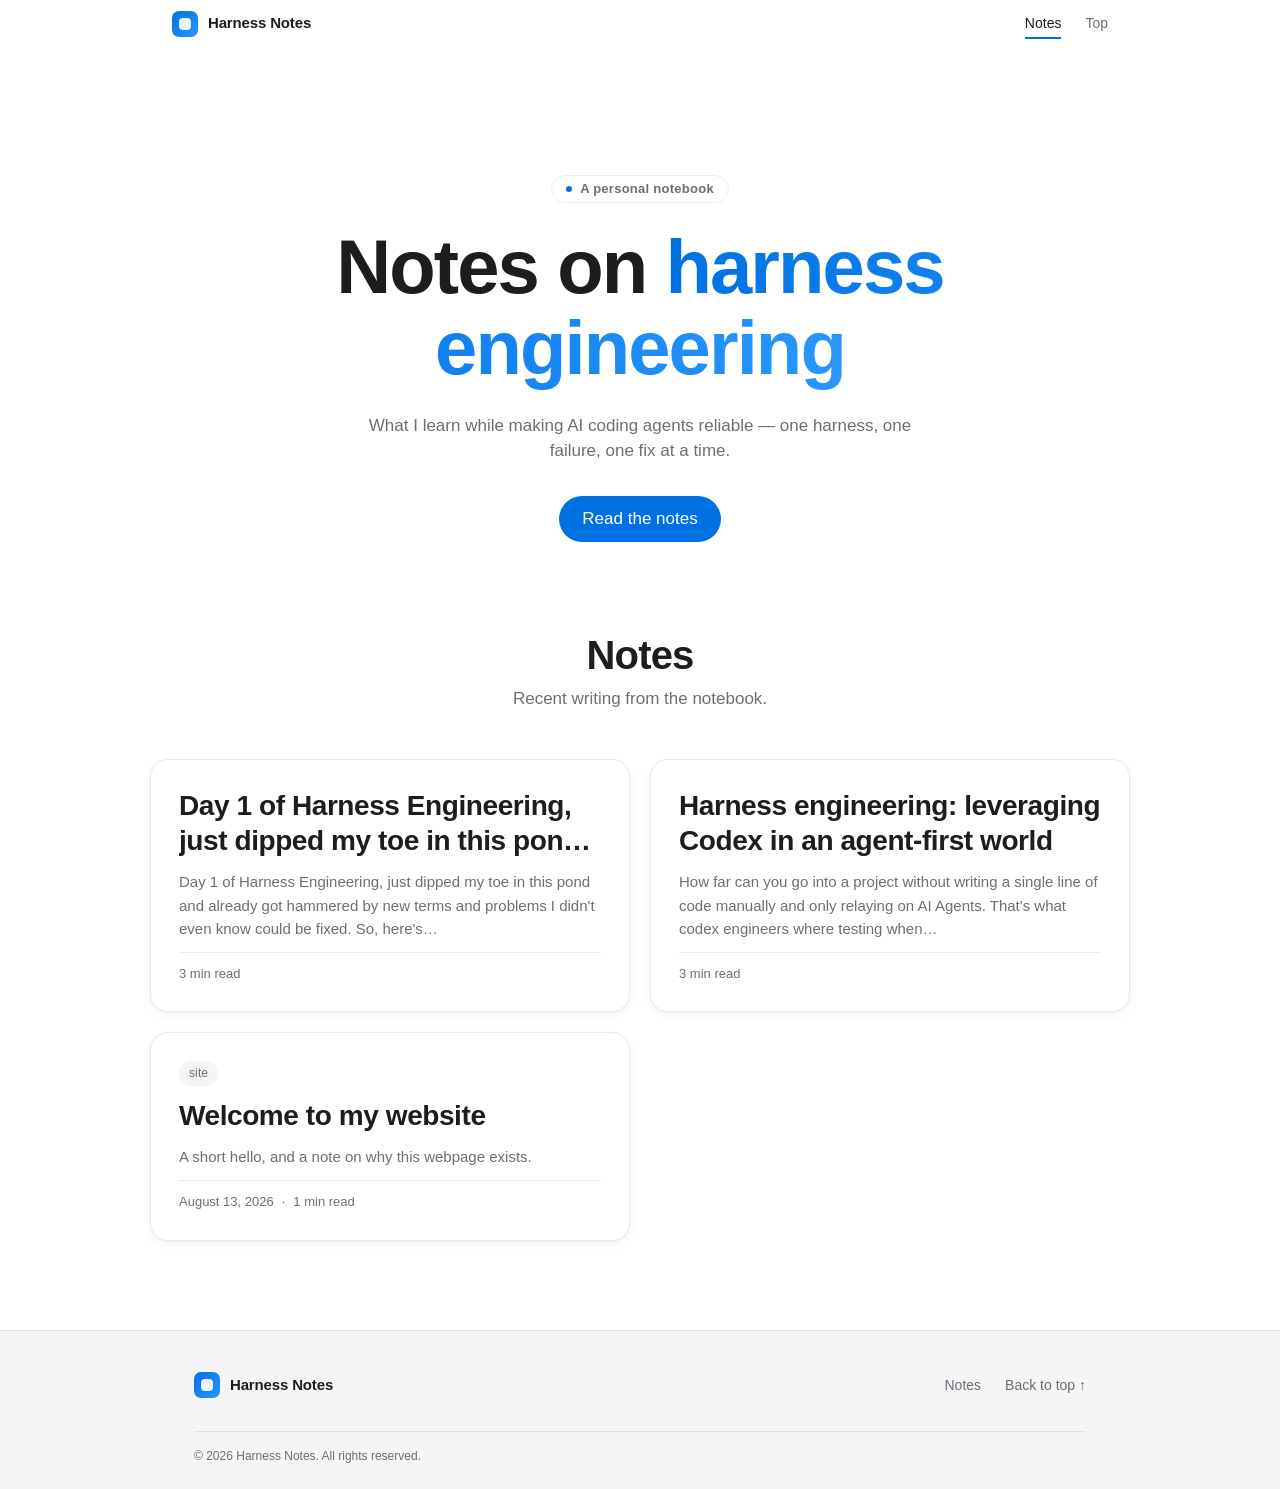
<file: Lectures/lecture-01/exercise/01/harness/index.html>
<!DOCTYPE html>
<html lang="en">
<head>
  <meta charset="UTF-8">
  <meta name="viewport" content="width=device-width, initial-scale=1.0">
  <meta name="description" content="Harness Notes — a personal notebook on harness engineering for AI coding agents.">
  <meta name="theme-color" content="#ffffff" media="(prefers-color-scheme: light)">
  <meta name="theme-color" content="#000000" media="(prefers-color-scheme: dark)">
  <title>Harness Notes</title>
  <link rel="stylesheet" href="styles.css">
  <script src="index.js" defer></script>
</head>
<body>
  <a class="skip-link" href="#main">Skip to main content</a>
  <div class="reading-bar" aria-hidden="true"></div>

  <header class="site-nav" id="top">
    <div class="nav-inner">
      <a class="brand" href="#/" aria-label="Harness Notes — home">
        <span class="brand-glyph" aria-hidden="true"></span>
        <span class="brand-name">Harness Notes</span>
      </a>
      <button class="nav-toggle" type="button" aria-expanded="false" aria-controls="site-menu" aria-label="Open menu">
        <span class="nav-toggle-bar"></span>
        <span class="nav-toggle-bar"></span>
        <span class="nav-toggle-bar"></span>
      </button>
      <nav id="site-menu" aria-label="Site">
        <ul class="nav-links">
          <li><a href="#/">Notes</a></li>
          <li><a href="#top">Top</a></li>
        </ul>
      </nav>
    </div>
  </header>

  <main id="main" tabindex="-1">
    <div id="view" tabindex="-1"></div>
    <noscript>
      <section class="status">
        <h2>JavaScript is off</h2>
        <p>This site loads its notes in the browser. Please enable JavaScript to read the writing.</p>
      </section>
    </noscript>
  </main>

  <footer class="site-footer">
    <div class="footer-inner">
      <div class="footer-top">
        <a class="brand" href="#/" aria-label="Harness Notes — home">
          <span class="brand-glyph" aria-hidden="true"></span>
          <span class="brand-name">Harness Notes</span>
        </a>
        <nav aria-label="Footer">
          <ul class="footer-links">
            <li><a href="#/">Notes</a></li>
            <li><a href="#top">Back to top ↑</a></li>
          </ul>
        </nav>
      </div>
      <div class="footer-legal">
        <p>© <span id="year">2026</span> Harness Notes. All rights reserved.</p>
      </div>
    </div>
  </footer>

  <p id="status" class="sr-only" aria-live="polite"></p>
</body>
</html>
</file>
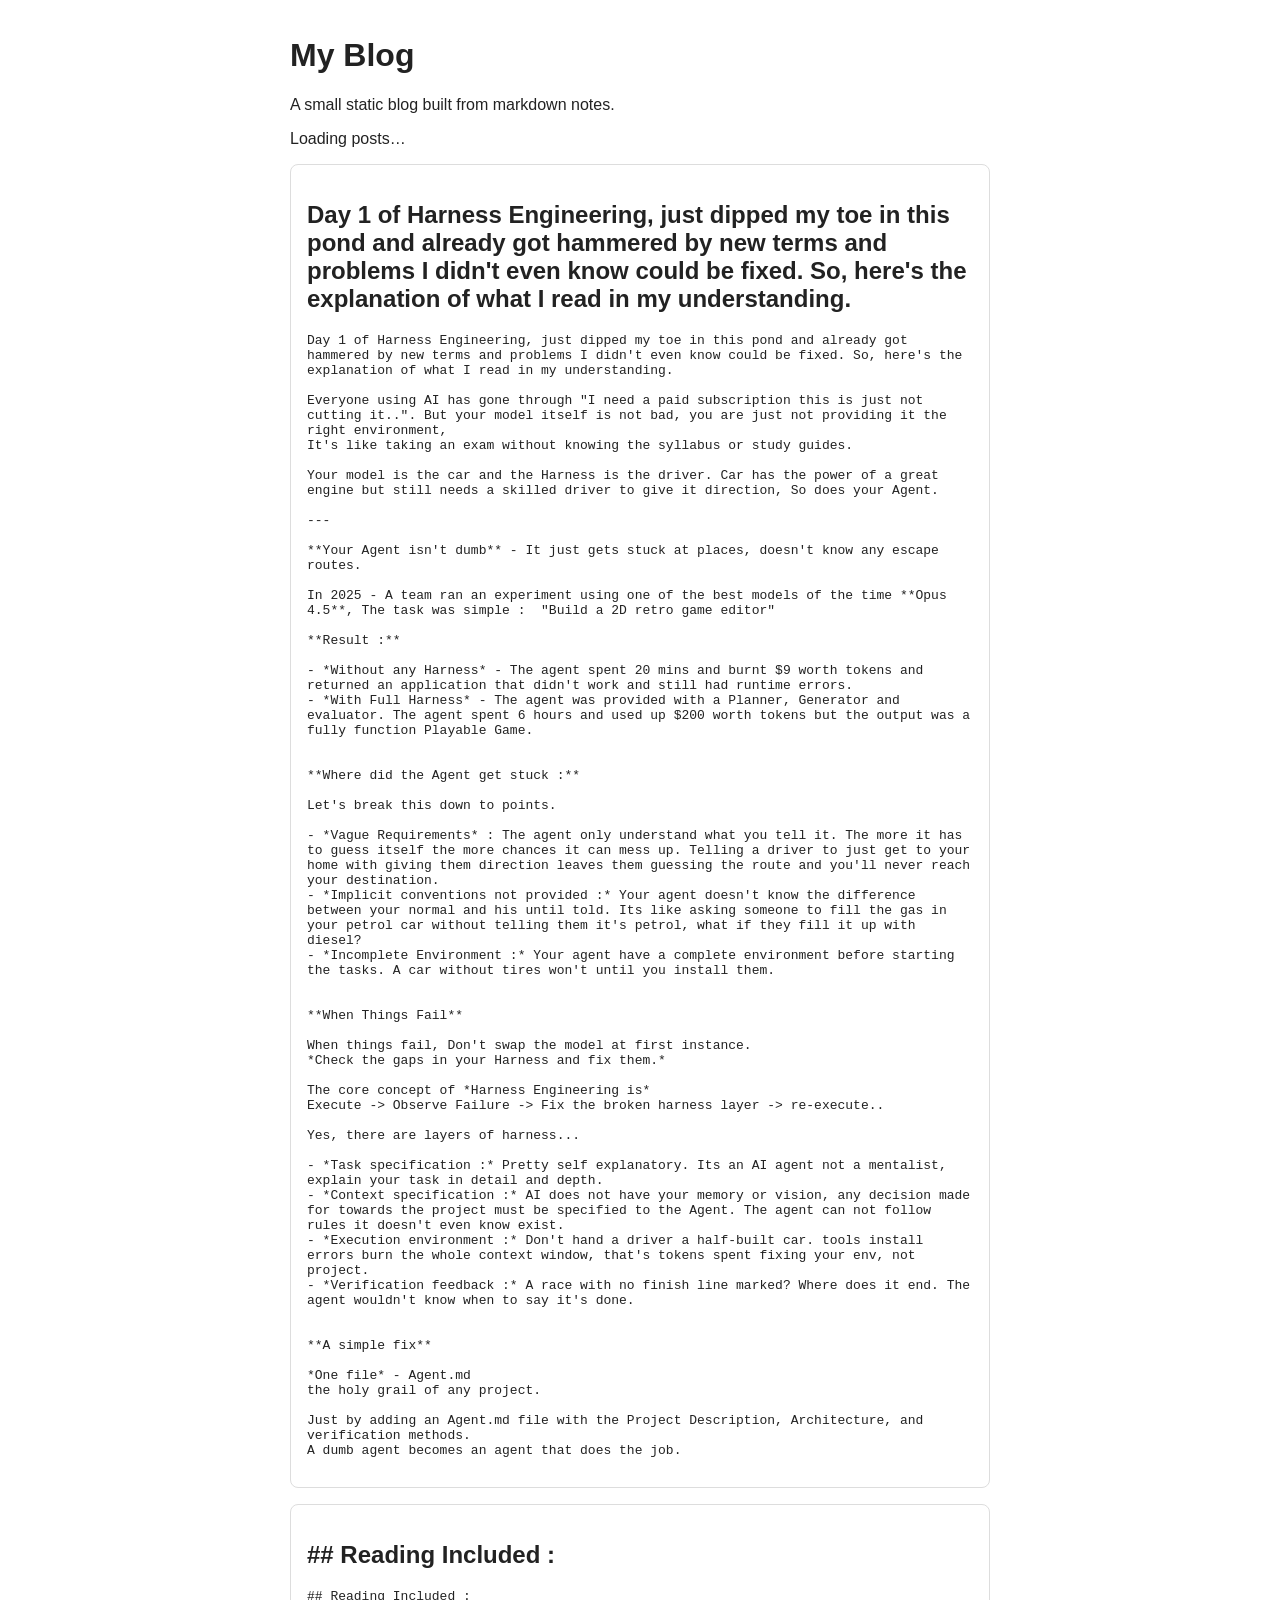
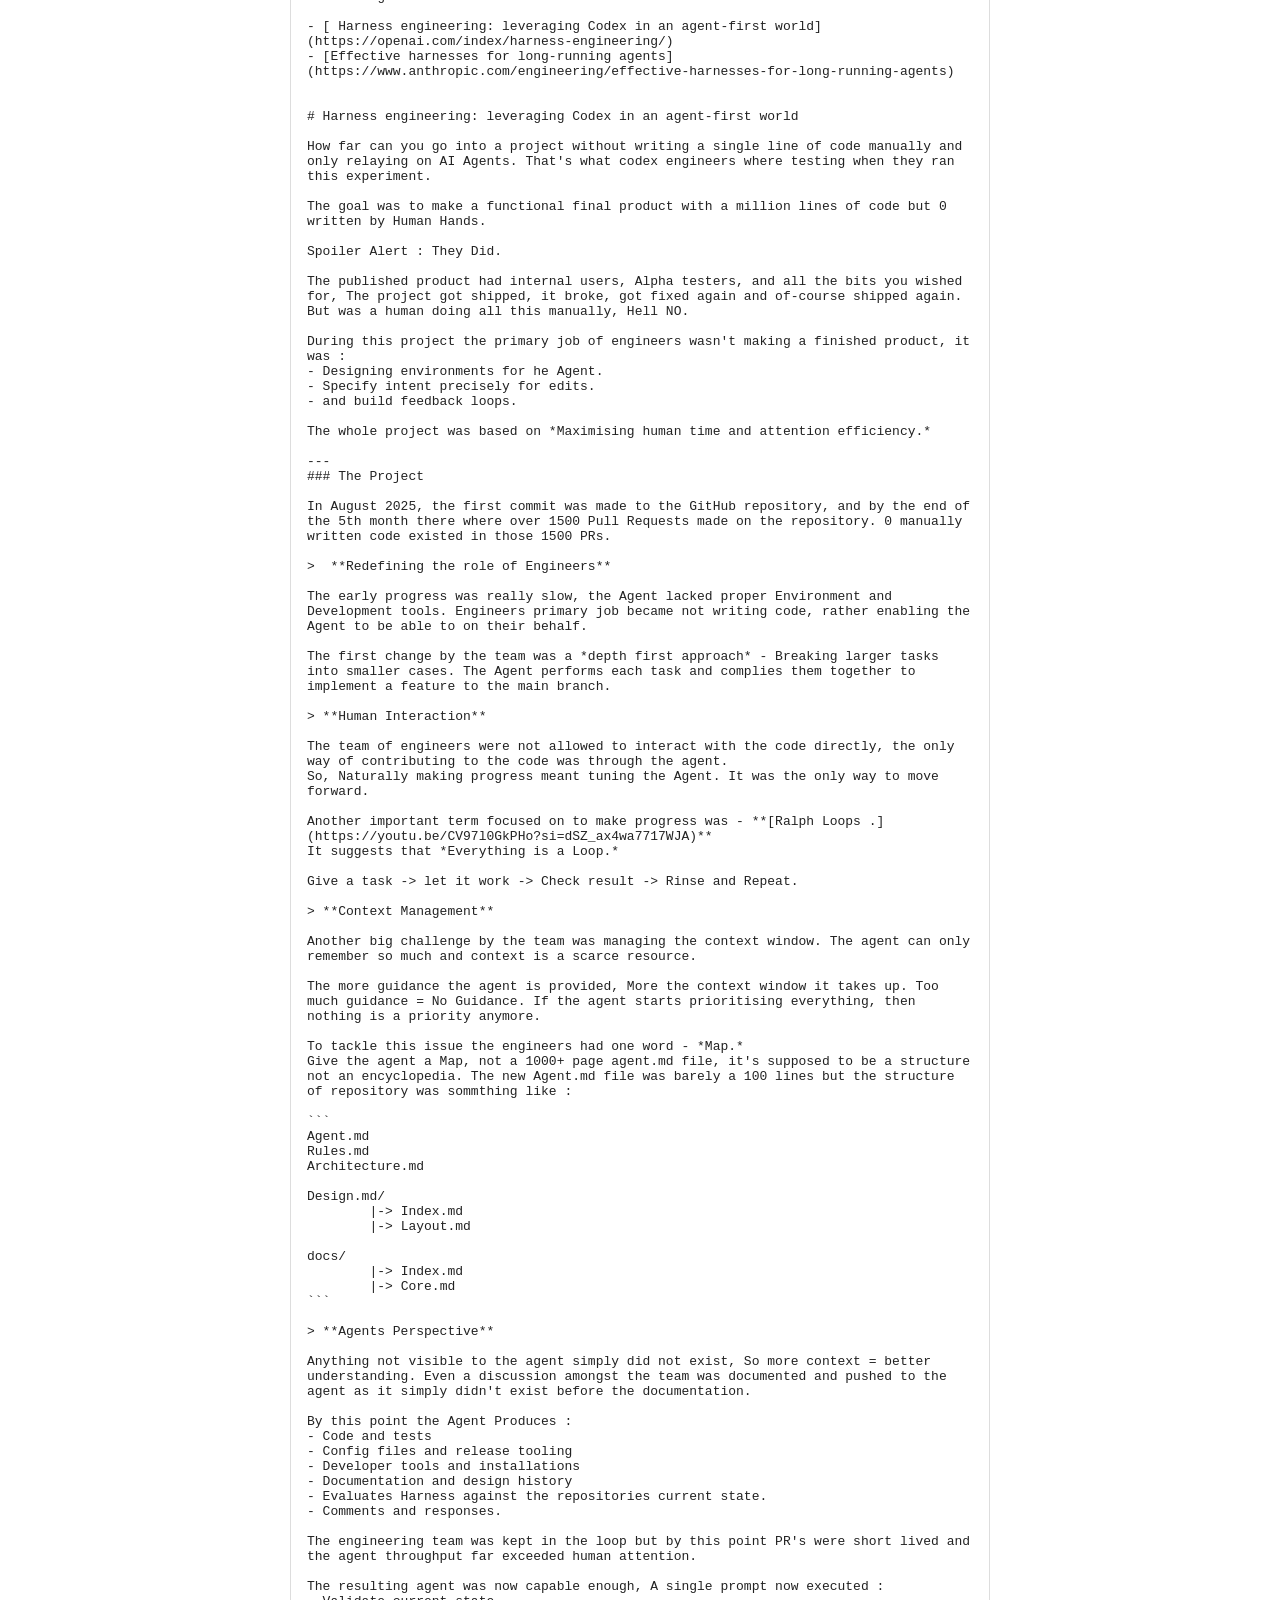
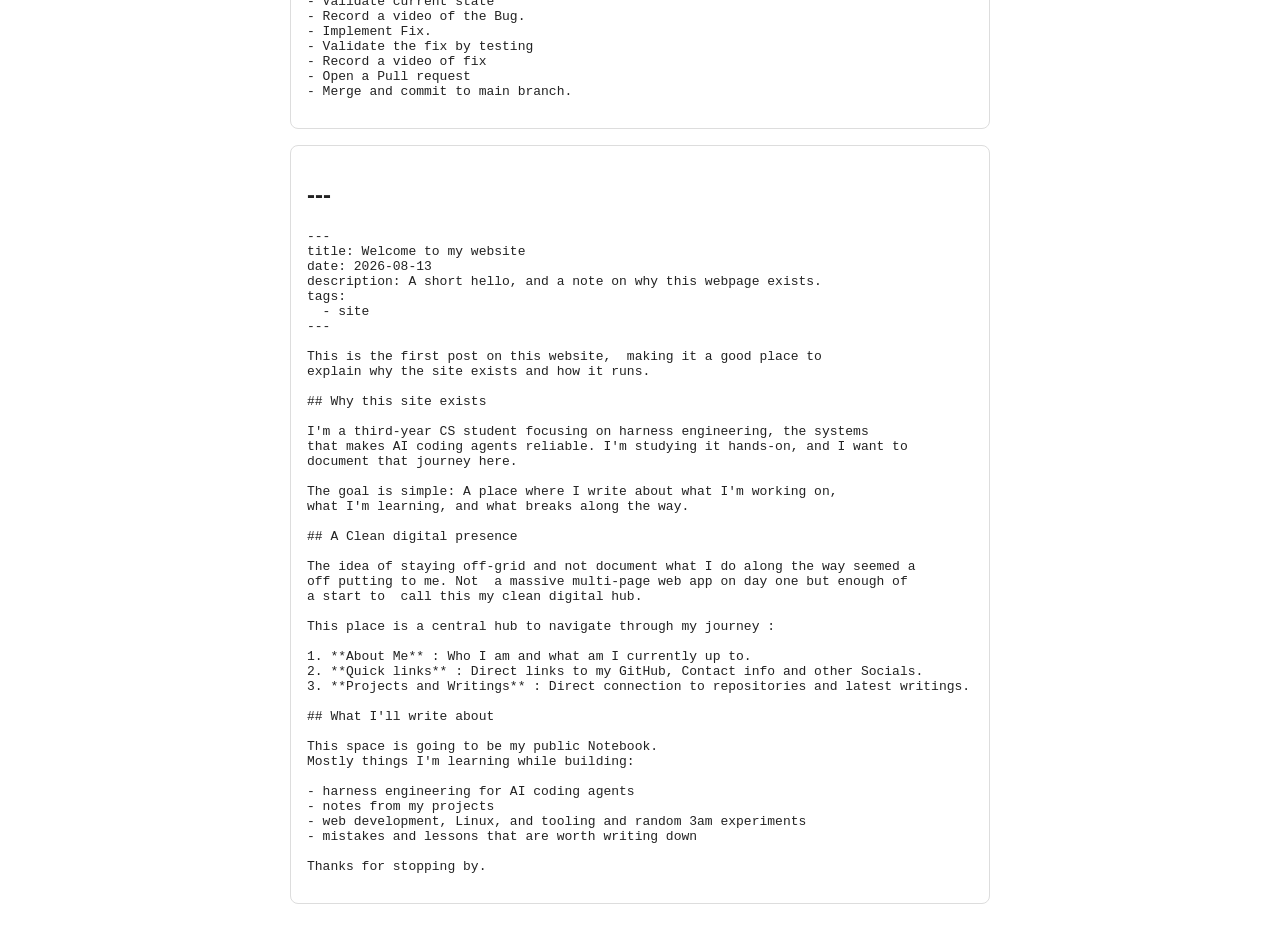
<file: Lectures/lecture-01/exercise/01/original/index.html>
<!DOCTYPE html>
<html lang="en">
<head>
  <meta charset="UTF-8">
  <meta name="viewport" content="width=device-width, initial-scale=1.0">
  <title>My Blog</title>
  <link rel="stylesheet" href="styles.css">
</head>
<body>
  <header>
    <h1>My Blog</h1>
    <p>A small static blog built from markdown notes.</p>
  </header>
  <main id="blog-list">
    <p>Loading posts…</p>
  </main>
  <script src="index.js"></script>
</body>
</html>
</file>
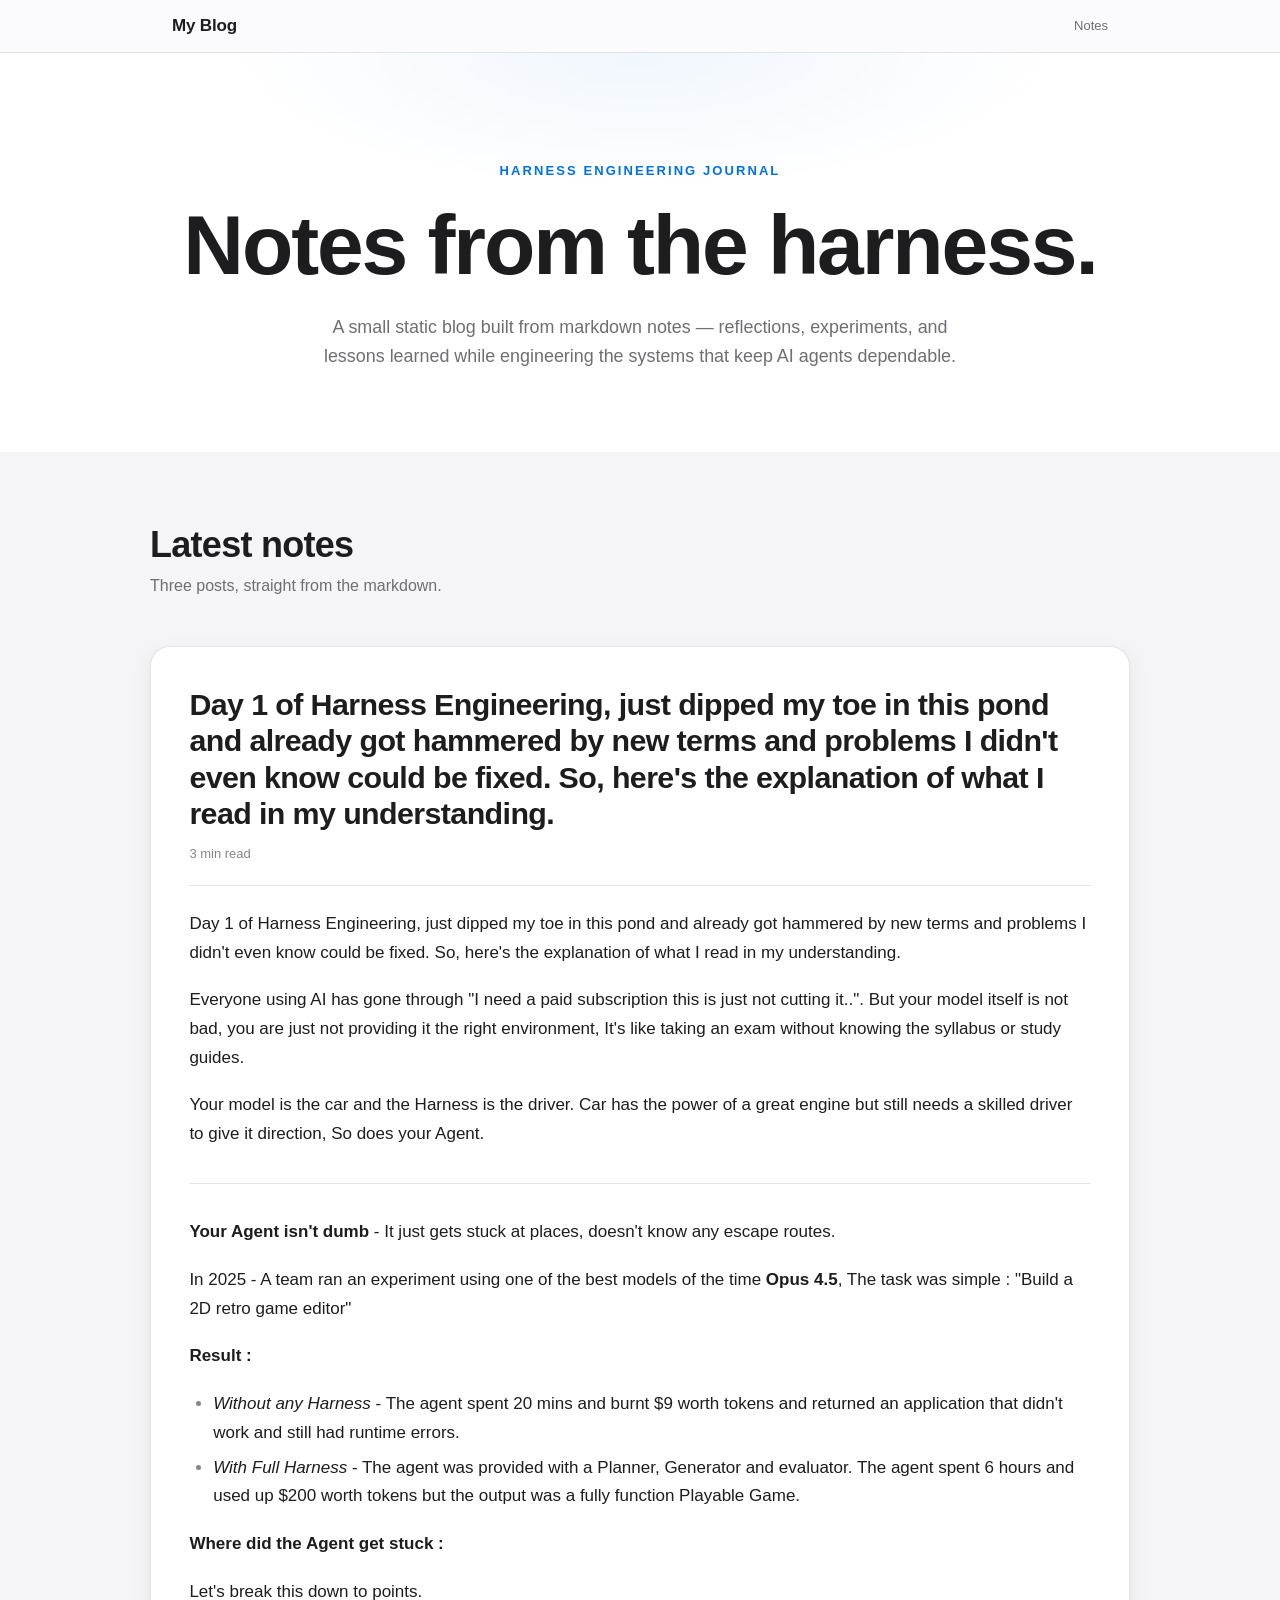
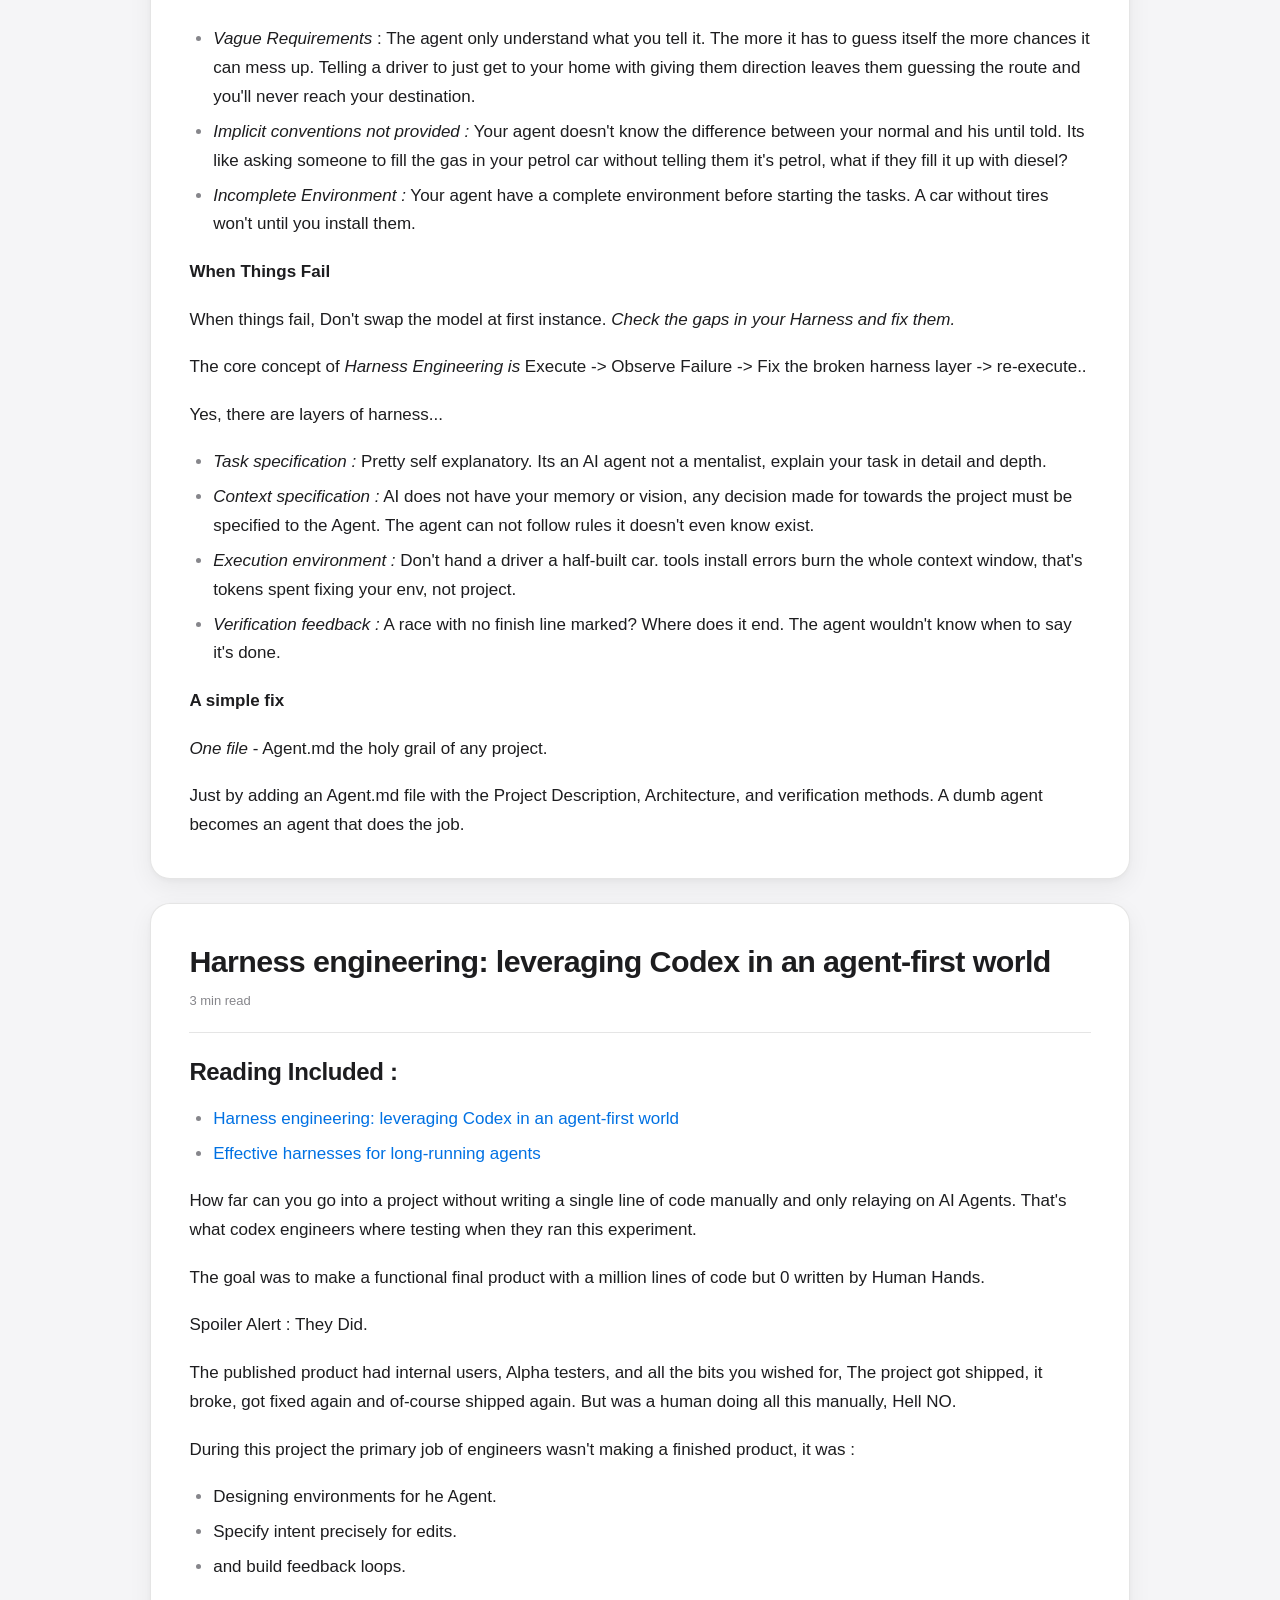
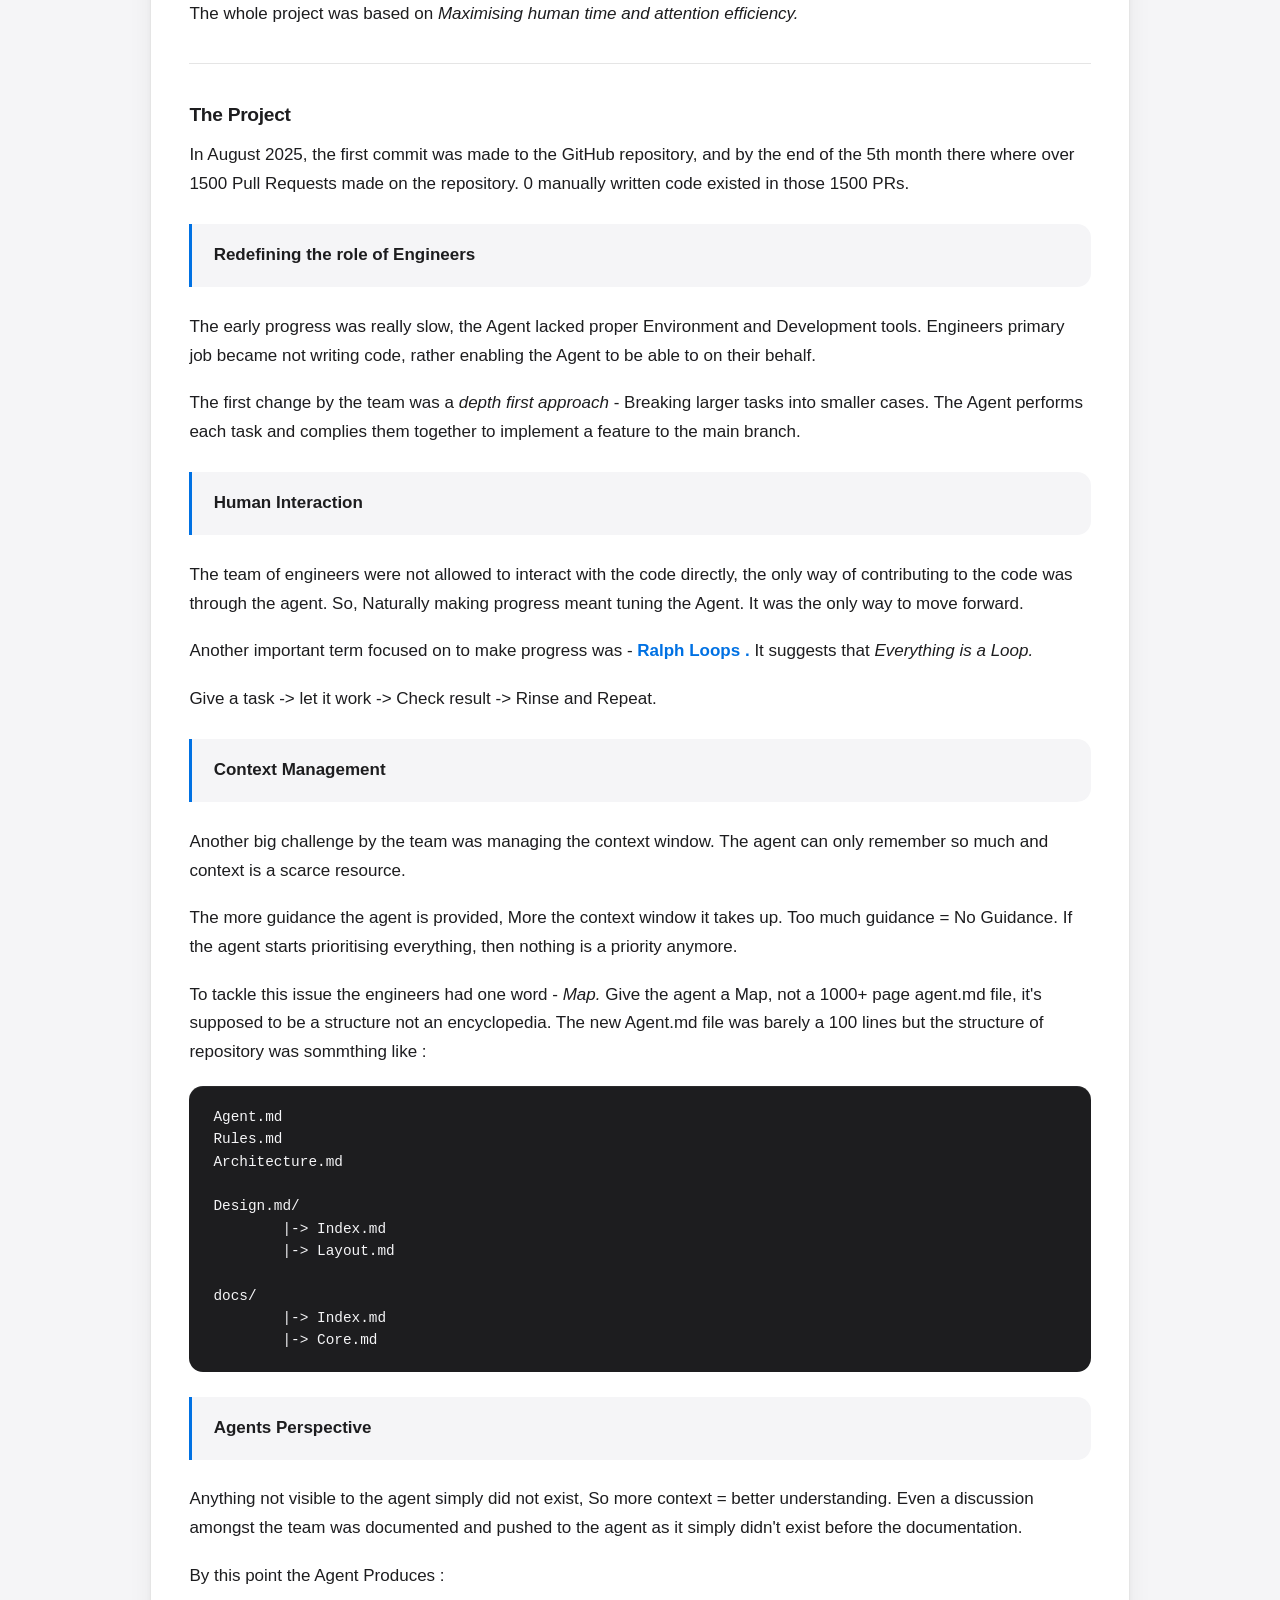
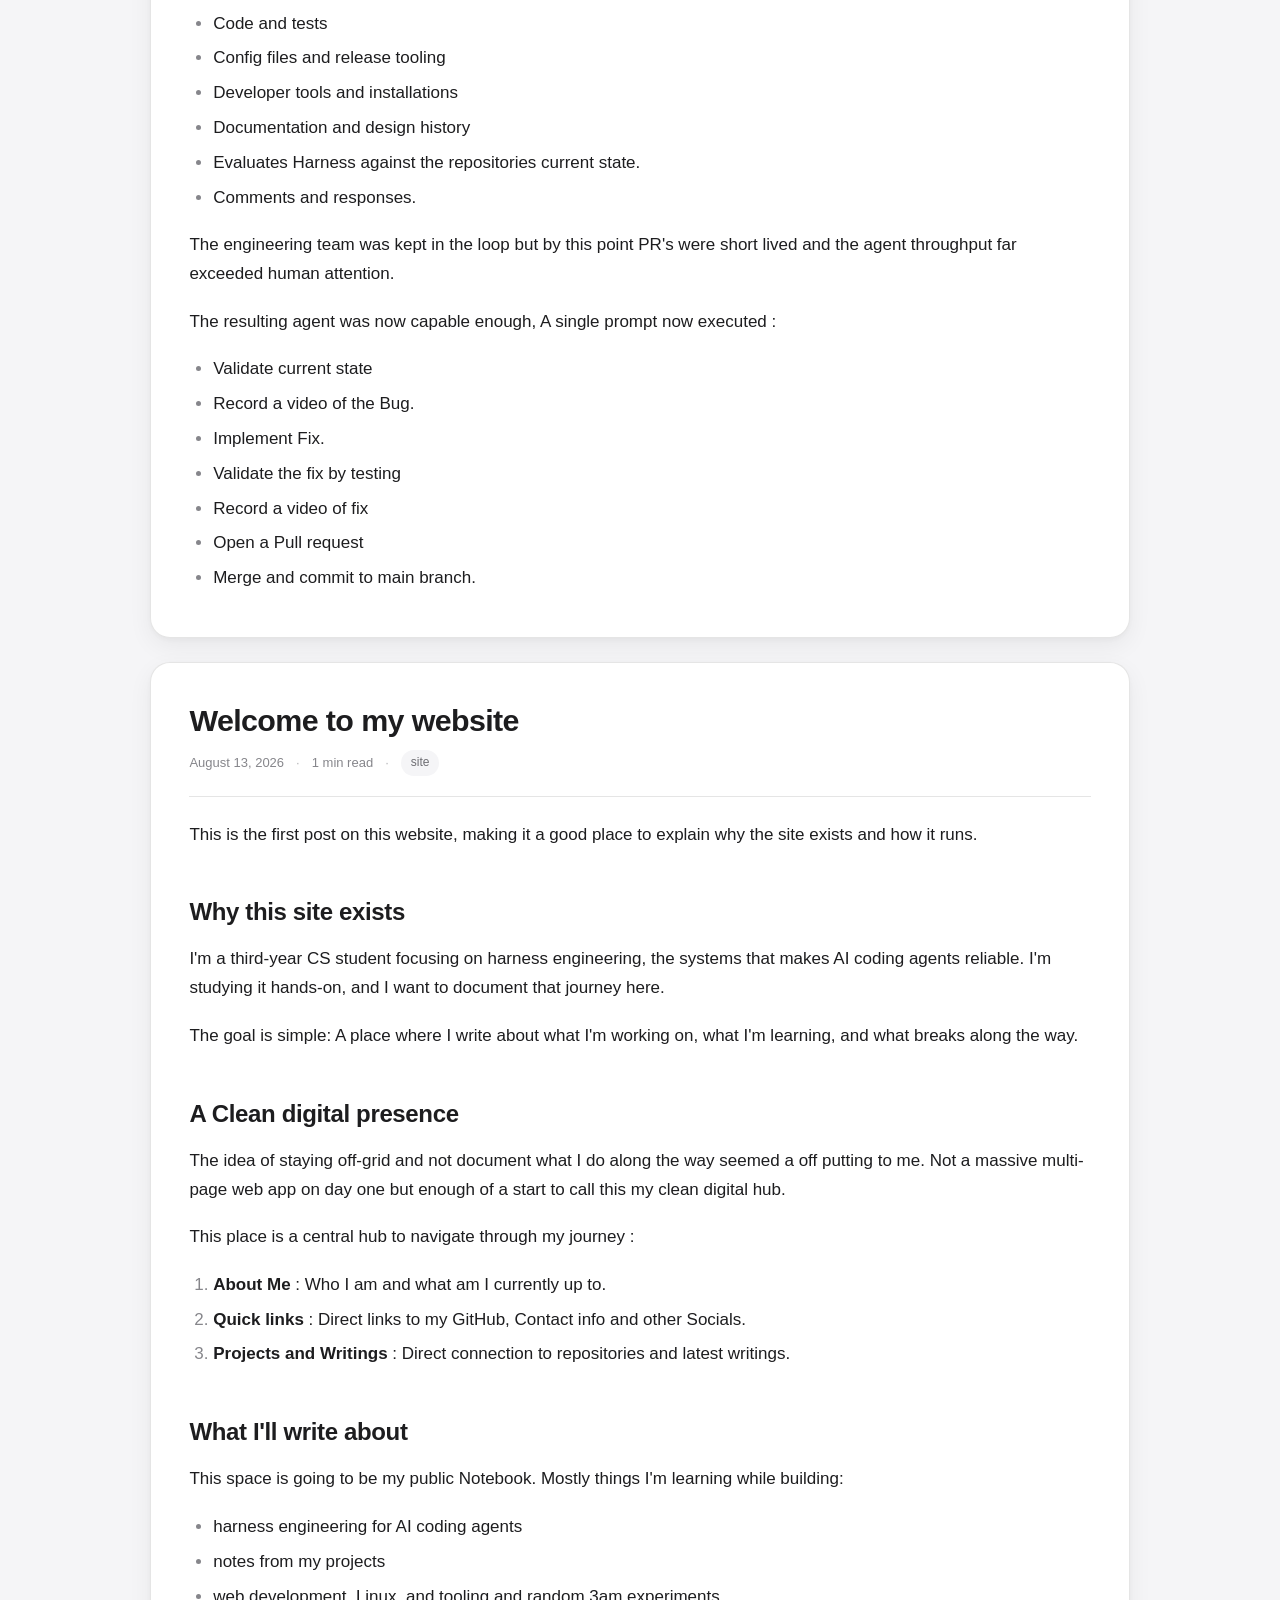
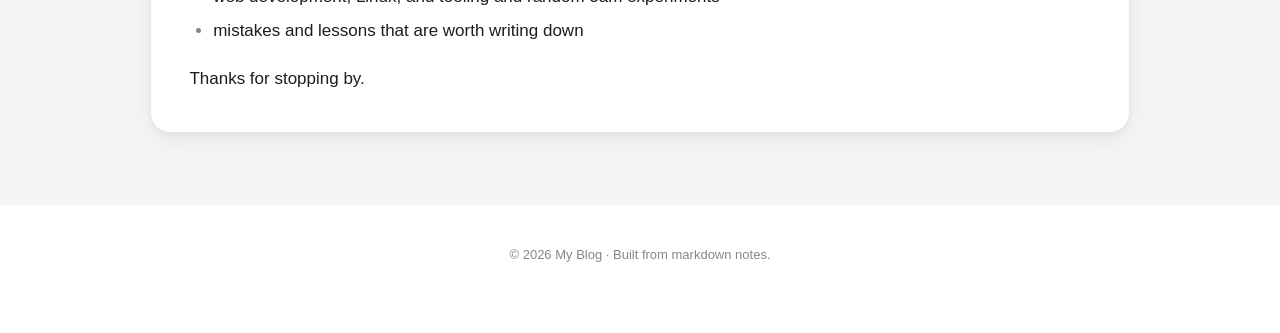
<file: Lectures/lecture-01/exercise/01/stat/index.html>
<!DOCTYPE html>
<html lang="en">
<head>
  <meta charset="UTF-8">
  <meta name="viewport" content="width=device-width, initial-scale=1.0">
  <title>My Blog — Notes from the harness</title>
  <meta name="description" content="A small static blog built from markdown notes — reflections and lessons on harness engineering for AI agents.">
  <meta name="theme-color" content="#fbfbfd">
  <meta property="og:title" content="My Blog">
  <meta property="og:description" content="A small static blog built from markdown notes.">
  <link rel="stylesheet" href="styles.css">
</head>
<body>
  <a class="skip-link" href="#main">Skip to content</a>

  <nav class="site-nav" aria-label="Primary">
    <div class="nav-inner">
      <a class="brand" href="#top">My&nbsp;Blog</a>
      <a class="nav-link" href="#notes">Notes</a>
    </div>
  </nav>

  <header class="hero" id="top">
    <p class="hero-eyebrow" data-reveal>Harness Engineering Journal</p>
    <h1 class="hero-title" data-reveal>Notes from the harness.</h1>
    <p class="hero-subtitle" data-reveal>
      A small static blog built from markdown notes — reflections, experiments,
      and lessons learned while engineering the systems that keep AI agents dependable.
    </p>
  </header>

  <main id="main">
    <section class="posts-section" id="notes" aria-labelledby="notes-heading">
      <div class="posts-heading">
        <h2 id="notes-heading" data-reveal>Latest notes</h2>
        <p class="posts-heading-sub" data-reveal>Three posts, straight from the markdown.</p>
      </div>

      <div id="blog-list" class="blog-list">
        <div class="skeleton" aria-hidden="true">
          <div class="skeleton-card">
            <div class="skeleton-line w-60"></div>
            <div class="skeleton-line w-30"></div>
            <div class="skeleton-line"></div>
            <div class="skeleton-line w-80"></div>
          </div>
          <div class="skeleton-card">
            <div class="skeleton-line w-50"></div>
            <div class="skeleton-line w-35"></div>
            <div class="skeleton-line"></div>
            <div class="skeleton-line w-75"></div>
          </div>
          <div class="skeleton-card">
            <div class="skeleton-line w-70"></div>
            <div class="skeleton-line w-25"></div>
            <div class="skeleton-line"></div>
            <div class="skeleton-line w-85"></div>
          </div>
        </div>
        <p id="blog-empty" class="empty-state" hidden>No notes found.</p>
      </div>
    </section>
  </main>

  <footer class="site-footer">
    <p>&copy; 2026 My Blog &middot; Built from markdown notes.</p>
  </footer>

  <script src="index.js"></script>
</body>
</html>
</file>
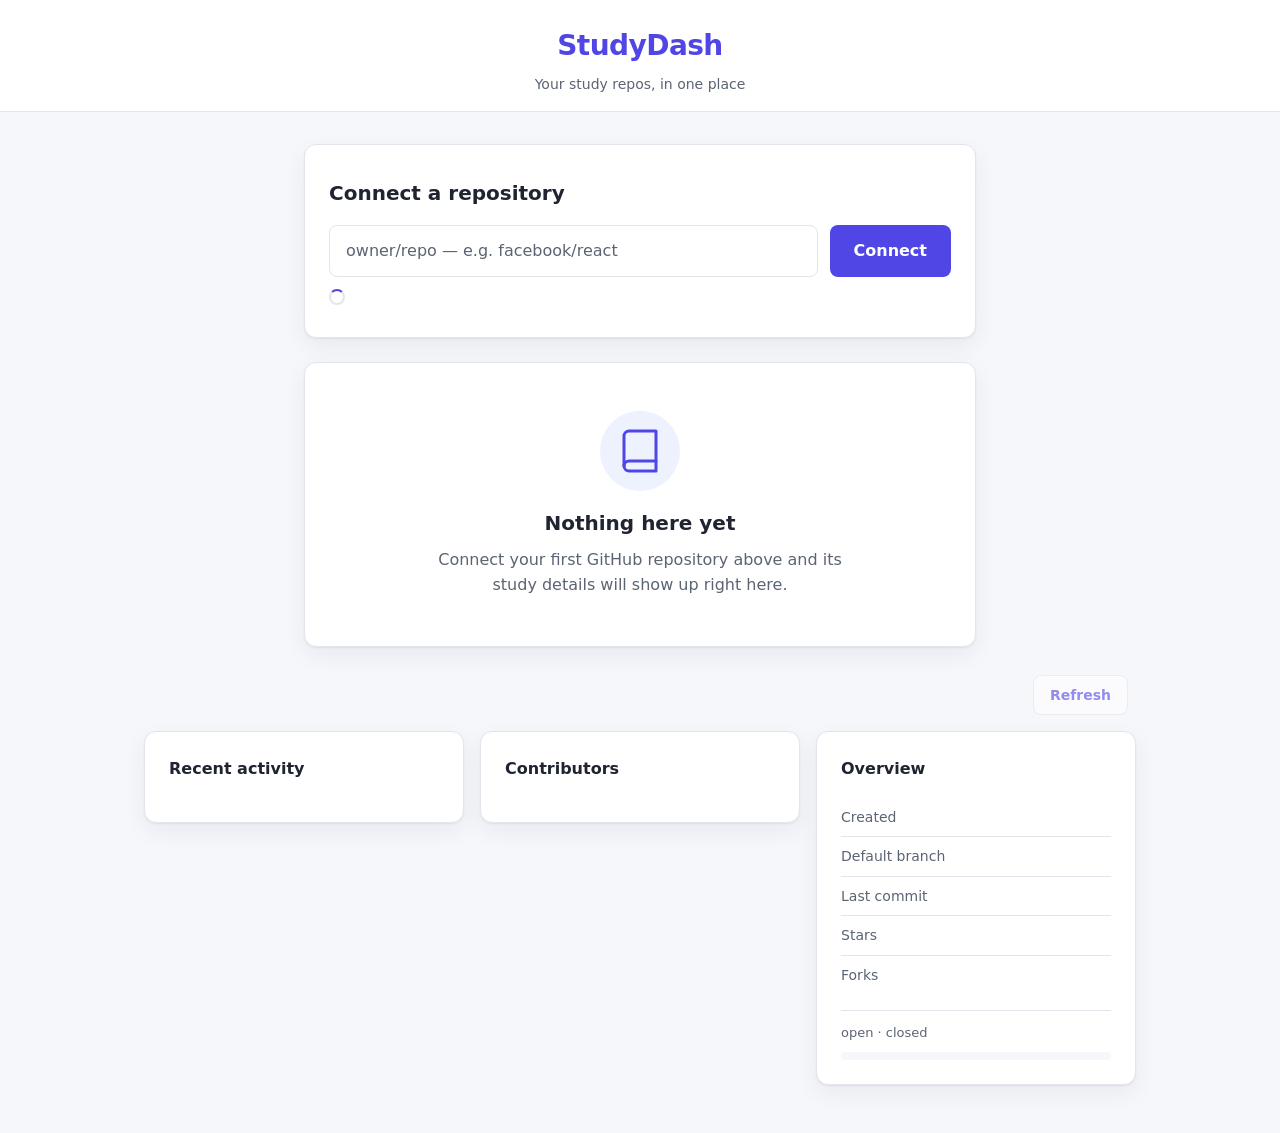
<file: Lectures/lecture-01/exercise/02/Code/index.html>
<!DOCTYPE html>
<html lang="en">
<head>
  <meta charset="UTF-8">
  <meta name="viewport" content="width=device-width, initial-scale=1.0">
  <meta name="description" content="Study dashboard for tracking GitHub repositories you study from.">
  <title>StudyDash</title>
  <link rel="stylesheet" href="styles.css">
</head>
<body>
  <header class="app-header">
    <h1 class="app-name">StudyDash</h1>
    <p class="app-tagline">Your study repos, in one place</p>
  </header>

  <main class="container">
    <section class="card narrow-card connect-section" aria-labelledby="connect-title">
      <h2 id="connect-title" class="section-title">Connect a repository</h2>
      <form id="connect-form" class="connect-form" novalidate>
        <label class="visually-hidden" for="repo-input">GitHub repository (owner/repo)</label>
        <input
          type="text"
          id="repo-input"
          class="connect-input"
          placeholder="owner/repo — e.g. facebook/react"
          autocomplete="off"
          spellcheck="false"
        >
        <button type="submit" id="connect-btn" class="connect-btn">Connect</button>
      </form>
      <p id="connect-warning" class="connect-warning" role="alert" hidden>
        Please enter a repository in owner/repo format first.
      </p>
      <p id="connect-status" class="connect-status" role="status" aria-live="polite" hidden>
        <span class="spinner" aria-hidden="true"></span>
        <span id="connect-status-text"></span>
      </p>
    </section>

    <section id="empty-state" class="card narrow-card empty-state" aria-labelledby="empty-title">
      <div class="empty-state-icon" aria-hidden="true">
        <svg viewBox="0 0 24 24" width="48" height="48" fill="none" stroke="currentColor" stroke-width="1.5" stroke-linecap="round" stroke-linejoin="round">
          <path d="M4 19.5A2.5 2.5 0 0 1 6.5 17H20"></path>
          <path d="M6.5 2H20v20H6.5A2.5 2.5 0 0 1 4 19.5v-15A2.5 2.5 0 0 1 6.5 2z"></path>
        </svg>
      </div>
      <h2 id="empty-title">Nothing here yet</h2>
      <p>
        Connect your first GitHub repository above and its study details
        will show up right here.
      </p>
    </section>

    <section id="dashboard" class="dashboard" aria-labelledby="dashboard-repo-name" hidden>
      <header class="dashboard-header">
        <div class="dashboard-title-block">
          <h2 id="dashboard-repo-name" class="repo-name">
            <a id="repo-link" href="#" target="_blank" rel="noopener noreferrer"></a>
          </h2>
          <p id="repo-description" class="repo-description"></p>
        </div>
        <div class="dashboard-actions">
          <span id="repo-language" class="language-badge" hidden></span>
          <button type="button" id="refresh-btn" class="refresh-btn" disabled>Refresh</button>
        </div>
      </header>

      <div class="dashboard-grid">
        <article class="card panel" aria-labelledby="activity-heading">
          <h3 id="activity-heading" class="panel-heading">Recent activity</h3>
          <ul id="commits-list" class="panel-list commits-list"></ul>
          <p id="commits-empty" class="panel-empty" hidden>No commits here yet.</p>
        </article>

        <article class="card panel" aria-labelledby="contributors-heading">
          <h3 id="contributors-heading" class="panel-heading">Contributors</h3>
          <ul id="contributors-list" class="panel-list contributors-list"></ul>
          <p id="contributors-empty" class="panel-empty" hidden>No contributors here yet.</p>
        </article>

        <article class="card panel" aria-labelledby="overview-heading">
          <h3 id="overview-heading" class="panel-heading">Overview</h3>
          <dl class="overview-stats">
            <div class="overview-row">
              <dt>Created</dt>
              <dd id="stat-created"></dd>
            </div>
            <div class="overview-row">
              <dt>Default branch</dt>
              <dd id="stat-branch"></dd>
            </div>
            <div class="overview-row">
              <dt>Last commit</dt>
              <dd id="stat-last-commit"></dd>
            </div>
            <div class="overview-row">
              <dt>Stars</dt>
              <dd id="stat-stars"></dd>
            </div>
            <div class="overview-row">
              <dt>Forks</dt>
              <dd id="stat-forks"></dd>
            </div>
          </dl>
          <div class="ratio-block">
            <p id="ratio-text" class="ratio-text">
              <strong id="ratio-open"></strong> open ·
              <strong id="ratio-closed"></strong> closed
            </p>
            <div id="ratio-bar" class="ratio-bar" role="img">
              <div id="ratio-open-segment" class="ratio-segment-open"></div>
              <div id="ratio-closed-segment" class="ratio-segment-closed"></div>
            </div>
            <p id="ratio-empty" class="panel-empty" hidden>No issues opened yet.</p>
          </div>
        </article>
      </div>
    </section>
  </main>

  <script src="src/app.js"></script>
</body>
</html>
</file>
<file: Lectures/lecture-01/exercise/01/harness/styles.css>
:root {
  --font-ui: -apple-system, BlinkMacSystemFont, "SF Pro Text", "Segoe UI", Roboto, "Helvetica Neue", Arial, sans-serif;
  --font-display: -apple-system, BlinkMacSystemFont, "SF Pro Display", "Helvetica Neue", Arial, sans-serif;
  --font-mono: ui-monospace, "SF Mono", SFMono-Regular, Menlo, Consolas, monospace;

  --bg: #ffffff;
  --bg-elevated: #ffffff;
  --bg-tint: #f5f5f7;
  --bg-tint-2: #ebebed;
  --text-primary: #1d1d1f;
  --text-secondary: #6e6e73;
  --text-tertiary: #86868b;
  --link: #0066cc;
  --link-hover: #0071e3;
  --accent: #0071e3;
  --accent-hover: #0077ed;
  --accent-2: #2997ff;
  --focus: #0071e3;
  --border: rgba(0, 0, 0, 0.08);
  --border-strong: rgba(0, 0, 0, 0.14);
  --nav-bg: rgba(255, 255, 255, 0.72);

  --space-1: 4px;
  --space-2: 8px;
  --space-3: 12px;
  --space-4: 16px;
  --space-5: 24px;
  --space-6: 32px;
  --space-7: 48px;
  --space-8: 64px;
  --space-10: 80px;
  --space-12: 96px;

  --gutter: clamp(20px, 5vw, 44px);
  --section-pad: clamp(48px, 7vw, 96px);
  --card-pad: clamp(20px, 3vw, 28px);

  --radius-sm: 12px;
  --radius-md: 18px;
  --radius-lg: 28px;
  --radius-pill: 999px;

  --shadow-sm: 0 1px 2px rgba(0, 0, 0, 0.04), 0 4px 12px rgba(0, 0, 0, 0.04);
  --shadow-md: 0 4px 10px rgba(0, 0, 0, 0.06), 0 16px 32px rgba(0, 0, 0, 0.1);

  --ease: cubic-bezier(0.16, 1, 0.3, 1);
  --duration-hover: 180ms;
  --duration-menu: 300ms;
  --duration-reveal: 650ms;
  --duration-card: 350ms;

  --z-nav: 50;
  --z-reading: 60;
  --z-skip: 100;

  --nav-h: 48px;
  --content-w: 980px;
  --nav-w: 1024px;
  --article-w: 720px;
}

@media (prefers-color-scheme: dark) {
  :root {
    --bg: #000000;
    --bg-elevated: #111113;
    --bg-tint: #1d1d1f;
    --bg-tint-2: #2c2c2e;
    --text-primary: #f5f5f7;
    --text-secondary: #a1a1a6;
    --text-tertiary: #86868b;
    --link: #2997ff;
    --link-hover: #66bbff;
    --accent: #2997ff;
    --accent-hover: #4db3ff;
    --accent-2: #0071e3;
    --focus: #2997ff;
    --border: rgba(255, 255, 255, 0.12);
    --border-strong: rgba(255, 255, 255, 0.22);
    --nav-bg: rgba(0, 0, 0, 0.72);

    --shadow-sm: 0 1px 2px rgba(0, 0, 0, 0.5), 0 4px 12px rgba(0, 0, 0, 0.5);
    --shadow-md: 0 4px 10px rgba(0, 0, 0, 0.5), 0 16px 32px rgba(0, 0, 0, 0.5);
  }
}

* {
  box-sizing: border-box;
}

html {
  scroll-behavior: smooth;
  scroll-padding-top: calc(var(--nav-h) + 12px);
}

body {
  margin: 0;
  font-family: var(--font-ui);
  font-size: 17px;
  line-height: 1.5;
  color: var(--text-primary);
  background: var(--bg);
  -webkit-font-smoothing: antialiased;
  text-rendering: optimizeLegibility;
}

body.nav-open {
  overflow: hidden;
}

img {
  max-width: 100%;
  height: auto;
}

h1,
h2,
h3,
p,
li,
a,
span {
  overflow-wrap: break-word;
}

::selection {
  background: var(--accent);
  color: #ffffff;
}

:focus-visible {
  outline: 2px solid var(--focus);
  outline-offset: 3px;
  border-radius: var(--radius-sm);
}

.sr-only {
  position: absolute;
  width: 1px;
  height: 1px;
  padding: 0;
  margin: -1px;
  overflow: hidden;
  clip: rect(0 0 0 0);
  white-space: nowrap;
  border: 0;
}

.skip-link {
  position: fixed;
  top: 12px;
  left: 12px;
  z-index: var(--z-skip);
  padding: 12px 22px;
  background: var(--accent);
  color: #ffffff;
  border-radius: var(--radius-pill);
  font-size: 15px;
  font-weight: 500;
  text-decoration: none;
  transform: translateY(-200%);
  transition: transform var(--duration-hover) var(--ease);
}

.skip-link:focus {
  transform: translateY(0);
}

.reading-bar {
  position: fixed;
  top: 0;
  left: 0;
  z-index: var(--z-reading);
  width: 100%;
  height: 3px;
  background: linear-gradient(90deg, var(--accent), var(--accent-2));
  transform-origin: left;
  transform: scaleX(0);
  visibility: hidden;
  pointer-events: none;
}

.reading-bar.visible {
  visibility: visible;
}

.site-nav {
  position: fixed;
  top: 0;
  left: 0;
  right: 0;
  z-index: var(--z-nav);
  height: var(--nav-h);
  background: var(--nav-bg);
  -webkit-backdrop-filter: saturate(180%) blur(20px);
  backdrop-filter: saturate(180%) blur(20px);
  border-bottom: 1px solid transparent;
  transition: border-color var(--duration-hover) var(--ease);
}

.site-nav.is-scrolled {
  border-bottom-color: var(--border);
}

.nav-inner {
  max-width: var(--nav-w);
  height: 100%;
  margin: 0 auto;
  padding: 0 var(--gutter);
  display: flex;
  align-items: center;
  justify-content: space-between;
  gap: var(--space-4);
}

.brand {
  display: inline-flex;
  align-items: center;
  gap: 10px;
  text-decoration: none;
  color: var(--text-primary);
  min-height: 44px;
}

.brand-glyph {
  width: 26px;
  height: 26px;
  border-radius: 7px;
  background: linear-gradient(135deg, var(--accent), var(--accent-2));
  position: relative;
  flex-shrink: 0;
}

.brand-glyph::after {
  content: "";
  position: absolute;
  inset: 7px;
  border-radius: 4px;
  background: var(--bg-elevated);
  opacity: 0.92;
}

.brand-name {
  font-size: 15px;
  font-weight: 600;
  letter-spacing: -0.01em;
}

.nav-links,
.footer-links {
  list-style: none;
  margin: 0;
  padding: 0;
  display: flex;
  align-items: center;
  gap: var(--space-5);
}

.nav-links a {
  display: inline-block;
  padding: 6px 0;
  color: var(--text-secondary);
  text-decoration: none;
  font-size: 14px;
  font-weight: 400;
  line-height: 1.3;
  transition: color var(--duration-hover) var(--ease);
}

.nav-links a:hover {
  color: var(--text-primary);
}

.nav-links a[aria-current="true"] {
  color: var(--text-primary);
  box-shadow: inset 0 -2px 0 var(--accent);
}

.nav-toggle {
  display: none;
  position: relative;
  width: 44px;
  height: 44px;
  margin-left: auto;
  padding: 0;
  border: 0;
  background: transparent;
  cursor: pointer;
  border-radius: var(--radius-pill);
}

.nav-toggle-bar {
  display: block;
  width: 17px;
  height: 1.5px;
  margin: 5px auto;
  background: var(--text-primary);
  border-radius: 1px;
  transition: transform var(--duration-hover) var(--ease), opacity var(--duration-hover) var(--ease);
}

body.nav-open .nav-toggle-bar:nth-child(1) {
  transform: translateY(6.5px) rotate(45deg);
}

body.nav-open .nav-toggle-bar:nth-child(2) {
  opacity: 0;
}

body.nav-open .nav-toggle-bar:nth-child(3) {
  transform: translateY(-6.5px) rotate(-45deg);
}

@media (max-width: 733px) {
  .nav-toggle {
    display: block;
  }

  .nav-links {
    position: fixed;
    top: var(--nav-h);
    left: 0;
    right: 0;
    flex-direction: column;
    align-items: stretch;
    gap: 0;
    background: var(--nav-bg);
    -webkit-backdrop-filter: saturate(180%) blur(20px);
    backdrop-filter: saturate(180%) blur(20px);
    border-bottom: 1px solid var(--border);
    padding: var(--space-2) 0 var(--space-4);
    transform: translateY(-8px);
    opacity: 0;
    visibility: hidden;
    transition: opacity var(--duration-menu) var(--ease), transform var(--duration-menu) var(--ease), visibility 0s linear var(--duration-menu);
  }

  body.nav-open .nav-links {
    transform: translateY(0);
    opacity: 1;
    visibility: visible;
    transition: opacity var(--duration-menu) var(--ease), transform var(--duration-menu) var(--ease);
  }

  .nav-links a {
    display: block;
    padding: 14px var(--gutter);
    font-size: 17px;
    min-height: 44px;
  }

  .nav-links a[aria-current="true"] {
    box-shadow: none;
  }
}

main {
  display: block;
}

main:focus,
#view:focus {
  outline: none;
}

.view {
  padding-top: var(--nav-h);
  min-height: 60vh;
}

.hero {
  text-align: center;
  padding: clamp(80px, 14vh, 140px) var(--gutter) clamp(64px, 10vh, 110px);
}

.hero-inner {
  max-width: var(--article-w);
  margin: 0 auto;
}

.eyebrow {
  display: inline-flex;
  align-items: center;
  gap: 8px;
  padding: 5px 14px;
  border: 1px solid var(--border);
  border-radius: var(--radius-pill);
  font-size: 13px;
  font-weight: 600;
  line-height: 1.3;
  letter-spacing: 0.02em;
  color: var(--text-secondary);
}

.eyebrow::before {
  content: "";
  width: 6px;
  height: 6px;
  border-radius: 50%;
  background: var(--accent);
}

.hero h1 {
  margin: var(--space-5) 0 0;
  font-family: var(--font-display);
  font-size: clamp(2.75rem, 7vw, 4.75rem);
  font-weight: 600;
  line-height: 1.06;
  letter-spacing: -0.025em;
  color: var(--text-primary);
}

.hero-sub {
  margin: var(--space-5) auto 0;
  max-width: 34em;
  font-size: 17px;
  line-height: 1.5;
  color: var(--text-secondary);
}

.hero-actions {
  display: flex;
  flex-wrap: wrap;
  justify-content: center;
  gap: var(--space-3);
  margin-top: var(--space-6);
}

.grad {
  background: linear-gradient(90deg, var(--accent), var(--accent-2));
  -webkit-background-clip: text;
  background-clip: text;
  -webkit-text-fill-color: transparent;
  color: var(--accent);
}

.btn {
  display: inline-flex;
  align-items: center;
  justify-content: center;
  gap: 6px;
  padding: 12px 22px;
  border-radius: var(--radius-pill);
  font-size: 17px;
  line-height: 1.2;
  font-weight: 500;
  text-decoration: none;
  cursor: pointer;
  transition: background-color var(--duration-hover) var(--ease), border-color var(--duration-hover) var(--ease), transform var(--duration-hover) var(--ease);
}

.btn:active {
  transform: scale(0.98);
}

.btn-primary {
  background: var(--accent);
  color: #ffffff;
  border: 1px solid transparent;
}

.btn-primary:hover {
  background: var(--accent-hover);
}

.btn-secondary {
  background: transparent;
  color: var(--text-primary);
  border: 1px solid var(--border-strong);
}

.btn-secondary:hover {
  background: var(--bg-tint);
}

.section {
  padding: 0 var(--gutter) var(--section-pad);
}

.section-inner {
  max-width: var(--content-w);
  margin: 0 auto;
}

.section-head {
  text-align: center;
  margin-bottom: clamp(32px, 4vw, 48px);
}

.section-head h2 {
  margin: 0;
  font-family: var(--font-display);
  font-size: clamp(1.75rem, 4vw, 2.5rem);
  font-weight: 600;
  line-height: 1.15;
  letter-spacing: -0.02em;
  color: var(--text-primary);
}

.section-head p {
  margin: var(--space-2) 0 0;
  font-size: 17px;
  color: var(--text-secondary);
}

.notes-grid {
  display: grid;
  grid-template-columns: repeat(auto-fill, minmax(min(330px, 100%), 1fr));
  gap: 20px;
}

.card {
  position: relative;
  display: flex;
  flex-direction: column;
  gap: var(--space-3);
  padding: var(--card-pad);
  background: var(--bg-elevated);
  border: 1px solid var(--border);
  border-radius: var(--radius-md);
  box-shadow: var(--shadow-sm);
  transition: transform var(--duration-card) var(--ease), box-shadow var(--duration-card) var(--ease), border-color var(--duration-card) var(--ease);
}

.card:hover {
  transform: translateY(-3px);
  box-shadow: var(--shadow-md);
  border-color: var(--border-strong);
}

.card-title {
  margin: 0;
  font-family: var(--font-display);
  font-size: clamp(1.375rem, 3vw, 1.75rem);
  font-weight: 600;
  line-height: 1.25;
  letter-spacing: -0.015em;
  display: -webkit-box;
  -webkit-line-clamp: 2;
  -webkit-box-orient: vertical;
  overflow: hidden;
}

.card-title a {
  color: var(--text-primary);
  text-decoration: none;
  transition: color var(--duration-hover) var(--ease);
}

.card:hover .card-title a {
  color: var(--accent);
}

.card-link::after {
  content: "";
  position: absolute;
  inset: 0;
  border-radius: var(--radius-md);
}

.card-excerpt {
  margin: 0;
  font-size: 15px;
  line-height: 1.55;
  color: var(--text-secondary);
  display: -webkit-box;
  -webkit-line-clamp: 3;
  -webkit-box-orient: vertical;
  overflow: hidden;
}

.card-meta {
  display: flex;
  flex-wrap: wrap;
  align-items: center;
  gap: var(--space-2);
  margin-top: auto;
  padding-top: var(--space-3);
  border-top: 1px solid var(--border);
  font-size: 13px;
  line-height: 1.4;
  color: var(--text-secondary);
}

.tags {
  list-style: none;
  display: flex;
  flex-wrap: wrap;
  gap: 6px;
  margin: 0;
  padding: 0;
}

.tag {
  padding: 4px 10px;
  border-radius: var(--radius-pill);
  background: var(--bg-tint);
  color: var(--text-secondary);
  font-size: 12px;
  font-weight: 500;
  line-height: 1.4;
  letter-spacing: 0.01em;
}

.article {
  max-width: var(--article-w);
  margin: 0 auto;
  padding: clamp(48px, 6vw, 80px) var(--gutter) clamp(80px, 10vw, 120px);
}

.article-head {
  margin-bottom: clamp(32px, 4vw, 48px);
}

.back-link {
  display: inline-flex;
  align-items: center;
  gap: 6px;
  padding: 8px 0;
  color: var(--text-tertiary);
  text-decoration: none;
  font-size: 14px;
  line-height: 1.3;
  transition: color var(--duration-hover) var(--ease);
}

.back-link:hover {
  color: var(--text-primary);
}

.article h1 {
  margin: var(--space-4) 0 0;
  font-family: var(--font-display);
  font-size: clamp(2rem, 5vw, 2.75rem);
  font-weight: 600;
  line-height: 1.12;
  letter-spacing: -0.02em;
}

.article-meta {
  display: flex;
  flex-wrap: wrap;
  align-items: center;
  gap: var(--space-2);
  margin-top: var(--space-4);
  font-size: 14px;
  line-height: 1.4;
  color: var(--text-tertiary);
}

.article-meta .meta-dot {
  opacity: 0.6;
}

.article .tags {
  margin-top: var(--space-4);
}

.article-foot {
  margin-top: clamp(40px, 5vw, 64px);
  padding-top: var(--space-6);
  border-top: 1px solid var(--border);
  text-align: center;
}

.prose {
  font-size: 18px;
  line-height: 1.7;
  color: var(--text-primary);
}

.prose p {
  margin: 0 0 1.25em;
}

.prose h2 {
  margin: 2em 0 0.6em;
  font-family: var(--font-display);
  font-size: clamp(1.5rem, 3vw, 1.875rem);
  font-weight: 600;
  line-height: 1.2;
  letter-spacing: -0.015em;
}

.prose h3 {
  margin: 1.8em 0 0.5em;
  font-size: 1.3125rem;
  font-weight: 600;
  line-height: 1.25;
  letter-spacing: -0.01em;
}

.prose h2:first-child,
.prose h3:first-child {
  margin-top: 0;
}

.prose a {
  color: var(--link);
  text-decoration: underline;
  text-underline-offset: 3px;
  transition: color var(--duration-hover) var(--ease);
}

.prose a:hover {
  color: var(--link-hover);
}

.prose ul,
.prose ol {
  margin: 0 0 1.25em;
  padding-left: 1.4em;
}

.prose li {
  margin: 0.4em 0;
}

.prose li::marker {
  color: var(--text-tertiary);
}

.prose blockquote {
  margin: 1.6em 0;
  padding-left: 20px;
  border-left: 3px solid var(--border-strong);
  color: var(--text-secondary);
}

.prose blockquote p {
  margin-bottom: 0;
}

.prose code {
  font-family: var(--font-mono);
  font-size: 0.88em;
  background: var(--bg-tint);
  border: 1px solid var(--border);
  border-radius: 6px;
  padding: 2px 6px;
}

.prose pre {
  margin: 0 0 1.25em;
  padding: 18px 20px;
  background: var(--bg-tint);
  border: 1px solid var(--border);
  border-radius: var(--radius-md);
  overflow-x: auto;
  font-family: var(--font-mono);
  font-size: 13.5px;
  line-height: 1.6;
}

.prose pre code {
  background: none;
  border: 0;
  padding: 0;
  font-size: inherit;
}

.prose hr {
  margin: 2.5em auto;
  border: 0;
  border-top: 1px solid var(--border);
}

.prose img {
  border-radius: var(--radius-sm);
}

.skeleton-card {
  min-height: 180px;
}

.skeleton-line {
  height: 14px;
  border-radius: 6px;
  background: linear-gradient(90deg, var(--bg-tint), var(--bg-tint-2), var(--bg-tint));
  background-size: 200% 100%;
  animation: shimmer 1.4s linear infinite;
}

.skeleton-card .skeleton-title {
  width: 72%;
  height: 20px;
}

.skeleton-card .skeleton-meta {
  width: 40%;
  height: 12px;
  margin-top: auto;
}

.skeleton-lines {
  display: flex;
  flex-direction: column;
  gap: 10px;
}

.skeleton-lines .skeleton-line:nth-child(2) {
  width: 92%;
}

.skeleton-lines .skeleton-line:nth-child(3) {
  width: 96%;
}

.skeleton-lines .skeleton-line:nth-child(4) {
  width: 64%;
}

.skeleton-back {
  width: 120px;
  height: 14px;
  margin-bottom: var(--space-5);
}

.skeleton-headline {
  width: 86%;
  height: 34px;
}

.skeleton-meta-line {
  width: 44%;
  height: 13px;
  margin-top: var(--space-4);
}

.skeleton-article .skeleton-lines {
  margin-top: var(--space-6);
}

@keyframes shimmer {
  0% {
    background-position: 200% 0;
  }
  100% {
    background-position: -200% 0;
  }
}

.status {
  max-width: var(--article-w);
  margin: 0 auto;
  padding: clamp(80px, 14vh, 140px) var(--gutter) clamp(80px, 12vh, 120px);
  text-align: center;
}

.status h2 {
  margin: 0;
  font-family: var(--font-display);
  font-size: clamp(1.75rem, 4vw, 2.5rem);
  font-weight: 600;
  line-height: 1.15;
  letter-spacing: -0.02em;
}

.status p {
  margin: var(--space-3) auto 0;
  max-width: 34em;
  color: var(--text-secondary);
  font-size: 17px;
}

.status .btn {
  margin-top: var(--space-5);
}

.site-footer {
  background: var(--bg-tint);
  border-top: 1px solid var(--border);
}

.footer-inner {
  max-width: var(--content-w);
  margin: 0 auto;
  padding: var(--space-6) var(--gutter) var(--space-5);
}

.footer-top {
  display: flex;
  flex-wrap: wrap;
  align-items: center;
  justify-content: space-between;
  gap: var(--space-4);
}

.footer-links a {
  color: var(--text-secondary);
  text-decoration: none;
  font-size: 14px;
  line-height: 1.3;
  transition: color var(--duration-hover) var(--ease);
}

.footer-links a:hover {
  color: var(--text-primary);
}

.footer-legal {
  margin-top: var(--space-5);
  padding-top: var(--space-4);
  border-top: 1px solid var(--border);
}

.footer-legal p {
  margin: 0;
  font-size: 12px;
  line-height: 1.4;
  color: var(--text-secondary);
}

.reveal {
  opacity: 0;
  transform: translateY(16px);
  transition: opacity var(--duration-reveal) var(--ease), transform var(--duration-reveal) var(--ease);
  transition-delay: var(--d, 0ms);
}

.reveal.in-view {
  opacity: 1;
  transform: translateY(0);
}

@media (prefers-reduced-motion: reduce) {
  html {
    scroll-behavior: auto;
  }

  *,
  *::before,
  *::after {
    animation-duration: 0.01ms !important;
    animation-iteration-count: 1 !important;
    transition-duration: 0.01ms !important;
  }

  .reveal {
    opacity: 1;
    transform: none;
  }

  .skip-link {
    transition: none;
  }

  .nav-links,
  body.nav-open .nav-links {
    transition: none;
  }
}

@media (max-width: 733px) {
  .hero {
    padding-left: var(--space-5);
    padding-right: var(--space-5);
  }

  .footer-top {
    flex-direction: column;
    align-items: flex-start;
  }
}

@media (max-width: 260px) {
  .brand-name {
    display: none;
  }

  .nav-inner,
  .footer-inner {
    padding-left: 8px;
    padding-right: 8px;
  }

  .hero {
    padding-left: var(--space-3);
    padding-right: var(--space-3);
  }

  .eyebrow {
    font-size: 12px;
    padding: 4px 10px;
  }

  .footer-links {
    flex-wrap: wrap;
    row-gap: var(--space-2);
  }

  .footer-links a {
    min-width: 0;
  }
}

@media (min-width: 1068px) {
  .hero {
    padding-left: 0;
    padding-right: 0;
  }
}
</file>
<file: Lectures/lecture-01/exercise/01/original/styles.css>
body {
  font-family: sans-serif;
  max-width: 700px;
  margin: 0 auto;
  padding: 1rem;
  color: #222;
}

article {
  border: 1px solid #ddd;
  border-radius: 8px;
  padding: 1rem;
  margin-bottom: 1rem;
}

pre {
  white-space: pre-wrap;
}
</file>
<file: Lectures/lecture-01/exercise/01/stat/styles.css>
/* ============================================================
   My Blog — Apple-inspired design system
   ============================================================ */

:root {
  --bg: #ffffff;
  --bg-soft: #f5f5f7;
  --bg-nav: rgba(251, 251, 253, 0.8);
  --text: #1d1d1f;
  --text-secondary: #6e6e73;
  --text-tertiary: #86868b;
  --accent: #0071e3;
  --border: rgba(0, 0, 0, 0.1);
  --border-strong: rgba(0, 0, 0, 0.18);
  --card-bg: #ffffff;
  --code-bg: #1d1d1f;
  --code-text: #f5f5f7;
  --radius-card: 20px;
  --radius-inner: 14px;
  --shadow-card: 0 8px 24px rgba(0, 0, 0, 0.06), 0 2px 6px rgba(0, 0, 0, 0.04);
  --shadow-card-hover: 0 20px 40px rgba(0, 0, 0, 0.1), 0 6px 12px rgba(0, 0, 0, 0.06);
  --font-sans: -apple-system, BlinkMacSystemFont, "SF Pro Display", "SF Pro Text",
    "Helvetica Neue", "Segoe UI", Roboto, Arial, sans-serif;
  --font-mono: "SF Mono", ui-monospace, SFMono-Regular, Menlo, Monaco, Consolas,
    "Liberation Mono", monospace;
  --ease: cubic-bezier(0.4, 0, 0.2, 1);
}

/* ---------- Reset & base ---------- */

*,
*::before,
*::after {
  box-sizing: border-box;
}

html {
  scroll-behavior: smooth;
  -webkit-text-size-adjust: 100%;
}

body {
  margin: 0;
  font-family: var(--font-sans);
  font-size: 16px;
  line-height: 1.6;
  color: var(--text);
  background: var(--bg);
  -webkit-font-smoothing: antialiased;
  -moz-osx-font-smoothing: grayscale;
  text-rendering: optimizeLegibility;
  overflow-x: hidden;
}

::selection {
  background: rgba(0, 113, 227, 0.15);
}

img {
  max-width: 100%;
  display: block;
}

a {
  color: var(--accent);
  text-decoration: none;
}

a:hover {
  text-decoration: underline;
}

:focus-visible {
  outline: 2px solid var(--accent);
  outline-offset: 3px;
  border-radius: 4px;
}

.skip-link {
  position: absolute;
  left: -9999px;
  top: 0;
  z-index: 100;
  padding: 0.75rem 1.25rem;
  background: var(--text);
  color: #fff;
  border-radius: 0 0 12px 0;
  font-size: 0.875rem;
  font-weight: 600;
}

.skip-link:focus {
  left: 0;
}

/* ---------- Navigation ---------- */

.site-nav {
  position: sticky;
  top: 0;
  z-index: 50;
  background: rgba(251, 251, 253, 0.96);
  border-bottom: 1px solid var(--border);
}

@supports (backdrop-filter: blur(20px)) {
  .site-nav {
    background: var(--bg-nav);
    backdrop-filter: saturate(180%) blur(20px);
    -webkit-backdrop-filter: saturate(180%) blur(20px);
  }
}

.nav-inner {
  max-width: 980px;
  margin: 0 auto;
  padding: 0 22px;
  height: 52px;
  display: flex;
  align-items: center;
  justify-content: space-between;
}

.brand {
  font-size: 17px;
  font-weight: 600;
  letter-spacing: -0.01em;
  color: var(--text);
}

.brand:hover {
  color: var(--text);
  opacity: 0.75;
  text-decoration: none;
}

.nav-link {
  font-size: 13px;
  font-weight: 500;
  color: var(--text-secondary);
}

.nav-link:hover {
  color: var(--text);
  text-decoration: none;
}

/* ---------- Hero ---------- */

.hero {
  position: relative;
  max-width: 980px;
  margin: 0 auto;
  padding: clamp(5rem, 12vh, 8.5rem) 22px clamp(4rem, 9vh, 6.5rem);
  text-align: center;
}

.hero::before {
  content: "";
  position: absolute;
  inset: 0;
  z-index: -1;
  background: radial-gradient(
    60% 50% at 50% 0%,
    rgba(0, 113, 227, 0.06),
    transparent 70%
  );
  pointer-events: none;
}

.hero-eyebrow {
  margin: 0 0 1.25rem;
  font-size: 13px;
  font-weight: 600;
  letter-spacing: 0.16em;
  text-transform: uppercase;
  color: var(--accent);
}

.hero-title {
  margin: 0 0 1.5rem;
  font-size: clamp(2.75rem, 6vw + 1rem, 5.25rem);
  font-weight: 700;
  letter-spacing: -0.025em;
  line-height: 1.04;
  text-wrap: balance;
}

.hero-subtitle {
  margin: 0 auto;
  max-width: 46rem;
  font-size: clamp(1.0625rem, 1.4vw, 1.25rem);
  color: var(--text-secondary);
  line-height: 1.6;
  text-wrap: balance;
}

/* ---------- Posts section ---------- */

.posts-section {
  background: var(--bg-soft);
  padding: clamp(3.5rem, 8vh, 6rem) 22px;
  scroll-margin-top: 70px;
}

.posts-heading {
  max-width: 980px;
  margin: 0 auto clamp(2rem, 4vw, 3rem);
}

.posts-heading h2 {
  margin: 0 0 0.5rem;
  font-size: clamp(1.75rem, 3vw, 2.25rem);
  font-weight: 700;
  letter-spacing: -0.02em;
  line-height: 1.15;
}

.posts-heading-sub {
  margin: 0;
  color: var(--text-secondary);
}

.blog-list {
  max-width: 980px;
  margin: 0 auto;
  display: grid;
  gap: 24px;
}

/* ---------- Post cards ---------- */

.post {
  background: var(--card-bg);
  border: 1px solid var(--border);
  border-radius: var(--radius-card);
  padding: clamp(1.5rem, 3vw, 2.5rem);
  box-shadow: var(--shadow-card);
  transition: transform 0.45s var(--ease), box-shadow 0.45s var(--ease),
    border-color 0.45s var(--ease);
}

.post:hover {
  transform: translateY(-4px);
  box-shadow: var(--shadow-card-hover);
  border-color: var(--border-strong);
}

.post-title {
  margin: 0 0 0.75rem;
  font-size: clamp(1.4rem, 2.4vw, 1.9rem);
  font-weight: 700;
  letter-spacing: -0.02em;
  line-height: 1.2;
}

.post-meta {
  display: flex;
  flex-wrap: wrap;
  align-items: center;
  gap: 0.5rem 0.75rem;
  margin-bottom: 1.5rem;
  padding-bottom: 1.25rem;
  border-bottom: 1px solid var(--border);
  color: var(--text-tertiary);
  font-size: 13px;
}

.post-meta .dot {
  opacity: 0.6;
}

.tags {
  display: inline-flex;
  flex-wrap: wrap;
  gap: 6px;
}

.tag {
  background: var(--bg-soft);
  color: var(--text-secondary);
  font-size: 12px;
  font-weight: 500;
  padding: 3px 10px;
  border-radius: 999px;
}

/* ---------- Post body (rendered markdown) ---------- */

.post-body {
  font-size: 1.0625rem;
  line-height: 1.7;
}

.post-body > :first-child {
  margin-top: 0;
}

.post-body > :last-child {
  margin-bottom: 0;
}

.post-body h1,
.post-body h2,
.post-body h3,
.post-body h4 {
  letter-spacing: -0.015em;
  line-height: 1.25;
  margin: 2em 0 0.75em;
}

.post-body h1,
.post-body h2 {
  font-size: 1.5rem;
}

.post-body h3 {
  font-size: 1.2rem;
}

.post-body h4 {
  font-size: 1.0625rem;
}

.post-body p {
  margin: 0 0 1.1em;
}

.post-body strong {
  font-weight: 650;
}

.post-body ul,
.post-body ol {
  margin: 0 0 1.1em;
  padding-left: 1.4em;
}

.post-body li {
  margin: 0.35em 0;
}

.post-body li::marker {
  color: var(--text-tertiary);
}

.post-body blockquote {
  margin: 1.5em 0;
  padding: 1em 1.25em;
  background: var(--bg-soft);
  border-left: 3px solid var(--accent);
  border-radius: 0 var(--radius-inner) var(--radius-inner) 0;
  color: var(--text-secondary);
}

.post-body blockquote strong {
  color: var(--text);
}

.post-body code {
  font-family: var(--font-mono);
  font-size: 0.875em;
  background: var(--bg-soft);
  border: 1px solid var(--border);
  padding: 0.15em 0.4em;
  border-radius: 6px;
}

.post-body pre {
  background: var(--code-bg);
  color: var(--code-text);
  border-radius: var(--radius-inner);
  padding: 1.25rem 1.5rem;
  margin: 0 0 1.25em;
  overflow-x: auto;
  font-size: 0.9rem;
  line-height: 1.55;
  box-shadow: inset 0 1px 0 rgba(255, 255, 255, 0.06);
}

.post-body pre code {
  background: transparent;
  border: 0;
  padding: 0;
  font-size: inherit;
  color: inherit;
}

.post-body hr {
  border: 0;
  border-top: 1px solid var(--border);
  margin: 2em 0;
}

/* ---------- Loading skeleton ---------- */

.skeleton {
  display: grid;
  gap: 24px;
}

.skeleton-card {
  background: var(--card-bg);
  border: 1px solid var(--border);
  border-radius: var(--radius-card);
  padding: clamp(1.5rem, 3vw, 2.5rem);
  box-shadow: var(--shadow-card);
}

.skeleton-line {
  height: 14px;
  border-radius: 7px;
  margin-bottom: 12px;
  background: linear-gradient(90deg, #ececec 25%, #f5f5f5 40%, #ececec 55%);
  background-size: 200% 100%;
  animation: shimmer 1.4s infinite linear;
}

.skeleton-line:last-child {
  margin-bottom: 0;
}

.skeleton-line.w-25 { width: 25%; }
.skeleton-line.w-30 { width: 30%; }
.skeleton-line.w-35 { width: 35%; }
.skeleton-line.w-50 { width: 50%; }
.skeleton-line.w-60 { width: 60%; }
.skeleton-line.w-70 { width: 70%; }
.skeleton-line.w-75 { width: 75%; }
.skeleton-line.w-80 { width: 80%; }
.skeleton-line.w-85 { width: 85%; }

@keyframes shimmer {
  to {
    background-position: -200% 0;
  }
}

.empty-state {
  padding: 3rem 0;
  text-align: center;
  color: var(--text-secondary);
}

/* ---------- Reveal animations ---------- */

.js [data-reveal] {
  opacity: 0;
}

.js [data-reveal].is-revealed {
  opacity: 1;
  animation: rise 0.9s var(--ease) both;
  animation-delay: var(--d, 0ms);
}

.hero-eyebrow { --d: 40ms; }
.hero-title { --d: 160ms; }
.hero-subtitle { --d: 280ms; }

@keyframes rise {
  from {
    opacity: 0;
    transform: translateY(24px);
  }
  to {
    opacity: 1;
    transform: translateY(0);
  }
}

/* ---------- Footer ---------- */

.site-footer {
  max-width: 980px;
  margin: 0 auto;
  padding: 2.5rem 22px 3.5rem;
  text-align: center;
  color: var(--text-tertiary);
  font-size: 13px;
}

.site-footer p {
  margin: 0;
}

/* ---------- Responsive ---------- */

@media (max-width: 734px) {
  .nav-inner {
    padding: 0 16px;
  }

  .hero {
    padding-left: 16px;
    padding-right: 16px;
  }

  .posts-section {
    padding-left: 16px;
    padding-right: 16px;
  }

  .blog-list {
    gap: 18px;
  }

  .post {
    padding: 1.5rem;
  }
}

/* ---------- Reduced motion & print ---------- */

@media (prefers-reduced-motion: reduce) {
  html {
    scroll-behavior: auto;
  }

  *,
  *::before,
  *::after {
    animation-duration: 0.01ms !important;
    animation-iteration-count: 1 !important;
    transition-duration: 0.01ms !important;
  }

  .js [data-reveal] {
    opacity: 1 !important;
    animation: none !important;
  }
}

@media print {
  .js [data-reveal] {
    opacity: 1 !important;
    animation: none !important;
  }

  .site-nav {
    position: static;
  }
}
</file>
<file: Lectures/lecture-01/exercise/02/Code/styles.css>
:root {
  --color-bg: #f6f7fb;
  --color-surface: #ffffff;
  --color-text: #1f2430;
  --color-text-muted: #5b6472;
  --color-primary: #4f46e5;
  --color-primary-hover: #4338ca;
  --color-primary-soft: #eef2ff;
  --color-border: #e2e5ec;
  --color-warning-text: #92400e;
  --color-warning-bg: #fef3c7;
  --color-warning-border: #fde68a;

  --font-family-base: system-ui, -apple-system, "Segoe UI", Roboto, "Helvetica Neue", Arial, sans-serif;

  --font-size-xs: 0.8125rem;
  --font-size-sm: 0.875rem;
  --font-size-md: 1rem;
  --font-size-lg: 1.25rem;
  --font-size-xl: 1.75rem;

  --space-1: 0.25rem;
  --space-2: 0.5rem;
  --space-3: 0.75rem;
  --space-4: 1rem;
  --space-5: 1.5rem;
  --space-6: 2rem;
  --space-7: 3rem;

  --radius-md: 8px;
  --radius-lg: 12px;
  --radius-pill: 999px;

  --shadow-card: 0 1px 2px rgba(15, 23, 42, 0.06), 0 8px 24px rgba(15, 23, 42, 0.06);
}

* {
  box-sizing: border-box;
}

body {
  margin: 0;
  font-family: var(--font-family-base);
  font-size: var(--font-size-md);
  line-height: 1.6;
  color: var(--color-text);
  background-color: var(--color-bg);
  min-height: 100vh;
}

.app-header {
  background-color: var(--color-surface);
  border-bottom: 1px solid var(--color-border);
  padding: var(--space-5) var(--space-5) var(--space-4);
  text-align: center;
}

.app-name {
  margin: 0;
  font-size: var(--font-size-xl);
  font-weight: 700;
  letter-spacing: -0.02em;
  color: var(--color-primary);
}

.app-tagline {
  margin: var(--space-1) 0 0;
  font-size: var(--font-size-sm);
  color: var(--color-text-muted);
}

.container {
  max-width: 64rem;
  margin: 0 auto;
  padding: var(--space-6) var(--space-4) var(--space-7);
  display: flex;
  flex-direction: column;
  gap: var(--space-5);
}

.card {
  background-color: var(--color-surface);
  border: 1px solid var(--color-border);
  border-radius: var(--radius-lg);
  box-shadow: var(--shadow-card);
  padding: var(--space-6) var(--space-5);
}

.narrow-card {
  width: 100%;
  max-width: 42rem;
  margin-inline: auto;
}

.section-title {
  margin: 0 0 var(--space-4);
  font-size: var(--font-size-lg);
  font-weight: 600;
}

.connect-form {
  display: flex;
  gap: var(--space-3);
}

.connect-input {
  flex: 1;
  min-width: 0;
  font: inherit;
  padding: var(--space-3) var(--space-4);
  border: 1px solid var(--color-border);
  border-radius: var(--radius-md);
  background-color: var(--color-surface);
  color: inherit;
  transition: border-color 0.15s ease, box-shadow 0.15s ease;
}

.connect-input::placeholder {
  color: var(--color-text-muted);
}

.connect-input:focus {
  outline: none;
  border-color: var(--color-primary);
  box-shadow: 0 0 0 3px var(--color-primary-soft);
}

.connect-btn {
  flex-shrink: 0;
  font: inherit;
  font-weight: 600;
  color: #ffffff;
  background-color: var(--color-primary);
  border: none;
  border-radius: var(--radius-md);
  padding: var(--space-3) var(--space-5);
  cursor: pointer;
  transition: background-color 0.15s ease;
}

.connect-btn:hover {
  background-color: var(--color-primary-hover);
}

.connect-btn:disabled {
  opacity: 0.6;
  cursor: progress;
}

.connect-btn:disabled:hover {
  background-color: var(--color-primary);
}

.refresh-btn {
  flex-shrink: 0;
  font: inherit;
  font-size: var(--font-size-sm);
  font-weight: 600;
  color: var(--color-primary);
  background-color: var(--color-surface);
  border: 1px solid var(--color-border);
  border-radius: var(--radius-md);
  padding: var(--space-2) var(--space-4);
  cursor: pointer;
  transition: border-color 0.15s ease, background-color 0.15s ease;
}

.refresh-btn:hover:not(:disabled) {
  border-color: var(--color-primary);
  background-color: var(--color-primary-soft);
}

.refresh-btn:disabled {
  opacity: 0.6;
  cursor: progress;
}

.connect-btn:focus-visible,
.connect-input:focus-visible,
.refresh-btn:focus-visible {
  outline: 2px solid var(--color-primary);
  outline-offset: 2px;
}

.connect-warning {
  margin: var(--space-3) 0 0;
  font-size: var(--font-size-sm);
  color: var(--color-warning-text);
  background-color: var(--color-warning-bg);
  border: 1px solid var(--color-warning-border);
  border-radius: var(--radius-md);
  padding: var(--space-2) var(--space-3);
}

.connect-status {
  display: flex;
  align-items: center;
  gap: var(--space-2);
  margin: var(--space-3) 0 0;
  font-size: var(--font-size-sm);
  color: var(--color-text-muted);
}

.connect-status.is-error {
  color: var(--color-warning-text);
  background-color: var(--color-warning-bg);
  border: 1px solid var(--color-warning-border);
  border-radius: var(--radius-md);
  padding: var(--space-2) var(--space-3);
}

.connect-status.is-error .spinner {
  display: none;
}

.spinner {
  flex-shrink: 0;
  width: 1rem;
  height: 1rem;
  border: 2px solid var(--color-border);
  border-top-color: var(--color-primary);
  border-radius: var(--radius-pill);
  animation: spin 0.7s linear infinite;
}

@keyframes spin {
  to {
    transform: rotate(360deg);
  }
}

@media (prefers-reduced-motion: reduce) {
  .spinner {
    animation: none;
    border-color: var(--color-primary);
    opacity: 0.5;
  }
}

.empty-state {
  text-align: center;
  color: var(--color-text-muted);
  padding-top: var(--space-7);
  padding-bottom: var(--space-7);
}

.empty-state-icon {
  display: inline-flex;
  align-items: center;
  justify-content: center;
  width: 5rem;
  height: 5rem;
  border-radius: var(--radius-pill);
  background-color: var(--color-primary-soft);
  color: var(--color-primary);
  margin-bottom: var(--space-4);
}

.empty-state h2 {
  margin: 0 0 var(--space-2);
  font-size: var(--font-size-lg);
  font-weight: 600;
  color: var(--color-text);
}

.empty-state p {
  margin: 0 auto;
  max-width: 28rem;
}

.dashboard {
  display: flex;
  flex-direction: column;
  gap: var(--space-4);
}

.dashboard-header {
  display: flex;
  align-items: flex-start;
  justify-content: space-between;
  gap: var(--space-4);
  flex-wrap: wrap;
  padding: 0 var(--space-2);
}

.dashboard-title-block {
  min-width: 0;
}

.repo-name {
  margin: 0;
  font-size: var(--font-size-xl);
  font-weight: 700;
  letter-spacing: -0.02em;
  word-break: break-word;
}

.repo-name a {
  color: var(--color-text);
  text-decoration: none;
}

.repo-name a:hover {
  color: var(--color-primary);
  text-decoration: underline;
}

.repo-description {
  margin: var(--space-1) 0 0;
  color: var(--color-text-muted);
}

.dashboard-actions {
  display: flex;
  align-items: center;
  gap: var(--space-2);
  flex-shrink: 0;
  padding-top: var(--space-1);
}

.language-badge {
  flex-shrink: 0;
  font-size: var(--font-size-xs);
  font-weight: 600;
  color: var(--color-primary);
  background-color: var(--color-primary-soft);
  border-radius: var(--radius-pill);
  padding: var(--space-1) var(--space-3);
}

.dashboard-grid {
  display: grid;
  grid-template-columns: repeat(auto-fit, minmax(min(100%, 300px), 1fr));
  gap: var(--space-4);
  align-items: start;
}

.panel {
  padding: var(--space-5);
}

.panel-heading {
  margin: 0 0 var(--space-4);
  font-size: var(--font-size-md);
  font-weight: 600;
}

.panel-empty {
  margin: 0;
  font-size: var(--font-size-sm);
  color: var(--color-text-muted);
  background-color: var(--color-bg);
  border-radius: var(--radius-md);
  padding: var(--space-4);
  text-align: center;
}

.panel-list {
  list-style: none;
  margin: 0;
  padding: 0;
}

.commit-item {
  display: flex;
  align-items: flex-start;
  gap: var(--space-3);
  padding: var(--space-3) 0;
}

.commit-item:first-child {
  padding-top: 0;
}

.commit-item + .commit-item {
  border-top: 1px solid var(--color-border);
}

.commit-body {
  min-width: 0;
}

.commit-message {
  margin: 0;
  font-size: var(--font-size-sm);
  font-weight: 500;
  overflow: hidden;
  text-overflow: ellipsis;
  white-space: nowrap;
}

.commit-meta {
  margin: var(--space-1) 0 0;
  font-size: var(--font-size-xs);
  color: var(--color-text-muted);
}

.avatar {
  flex-shrink: 0;
  width: 2.25rem;
  height: 2.25rem;
  border-radius: var(--radius-pill);
  background-color: var(--color-primary-soft);
}

.avatar-fallback {
  display: inline-flex;
  align-items: center;
  justify-content: center;
  color: var(--color-primary);
  font-size: var(--font-size-sm);
  font-weight: 600;
}

.contributor-item {
  display: flex;
  align-items: center;
  gap: var(--space-3);
  padding: var(--space-2) 0;
}

.contributor-item:first-child {
  padding-top: 0;
}

.contributor-item + .contributor-item {
  border-top: 1px solid var(--color-border);
}

.contributor-item .avatar {
  width: 2rem;
  height: 2rem;
}

.contributor-login {
  flex: 1;
  min-width: 0;
  font-size: var(--font-size-sm);
  font-weight: 600;
  overflow: hidden;
  text-overflow: ellipsis;
  white-space: nowrap;
}

.contributor-count {
  flex-shrink: 0;
  font-size: var(--font-size-xs);
  color: var(--color-text-muted);
}

.overview-stats {
  margin: 0;
}

.overview-row {
  display: flex;
  align-items: baseline;
  justify-content: space-between;
  gap: var(--space-3);
  padding: var(--space-2) 0;
}

.overview-row + .overview-row {
  border-top: 1px solid var(--color-border);
}

.overview-row dt {
  font-size: var(--font-size-sm);
  color: var(--color-text-muted);
}

.overview-row dd {
  margin: 0;
  font-size: var(--font-size-sm);
  font-weight: 600;
  text-align: right;
  overflow-wrap: anywhere;
}

.ratio-block {
  margin-top: var(--space-4);
  padding-top: var(--space-3);
  border-top: 1px solid var(--color-border);
}

.ratio-text {
  margin: 0 0 var(--space-2);
  font-size: var(--font-size-xs);
  color: var(--color-text-muted);
}

.ratio-bar {
  display: flex;
  height: 0.5rem;
  border-radius: var(--radius-pill);
  overflow: hidden;
  background-color: var(--color-bg);
}

.ratio-segment-open {
  background-color: var(--color-primary);
}

.ratio-segment-closed {
  background-color: var(--color-border);
}

.visually-hidden {
  position: absolute;
  width: 1px;
  height: 1px;
  padding: 0;
  margin: -1px;
  overflow: hidden;
  clip: rect(0, 0, 0, 0);
  white-space: nowrap;
  border: 0;
}

@media (max-width: 480px) {
  .connect-form {
    flex-direction: column;
  }

  .connect-btn {
    width: 100%;
  }

  .card {
    padding: var(--space-5) var(--space-4);
  }

  .dashboard-actions {
    width: 100%;
    justify-content: space-between;
  }
}
</file>
